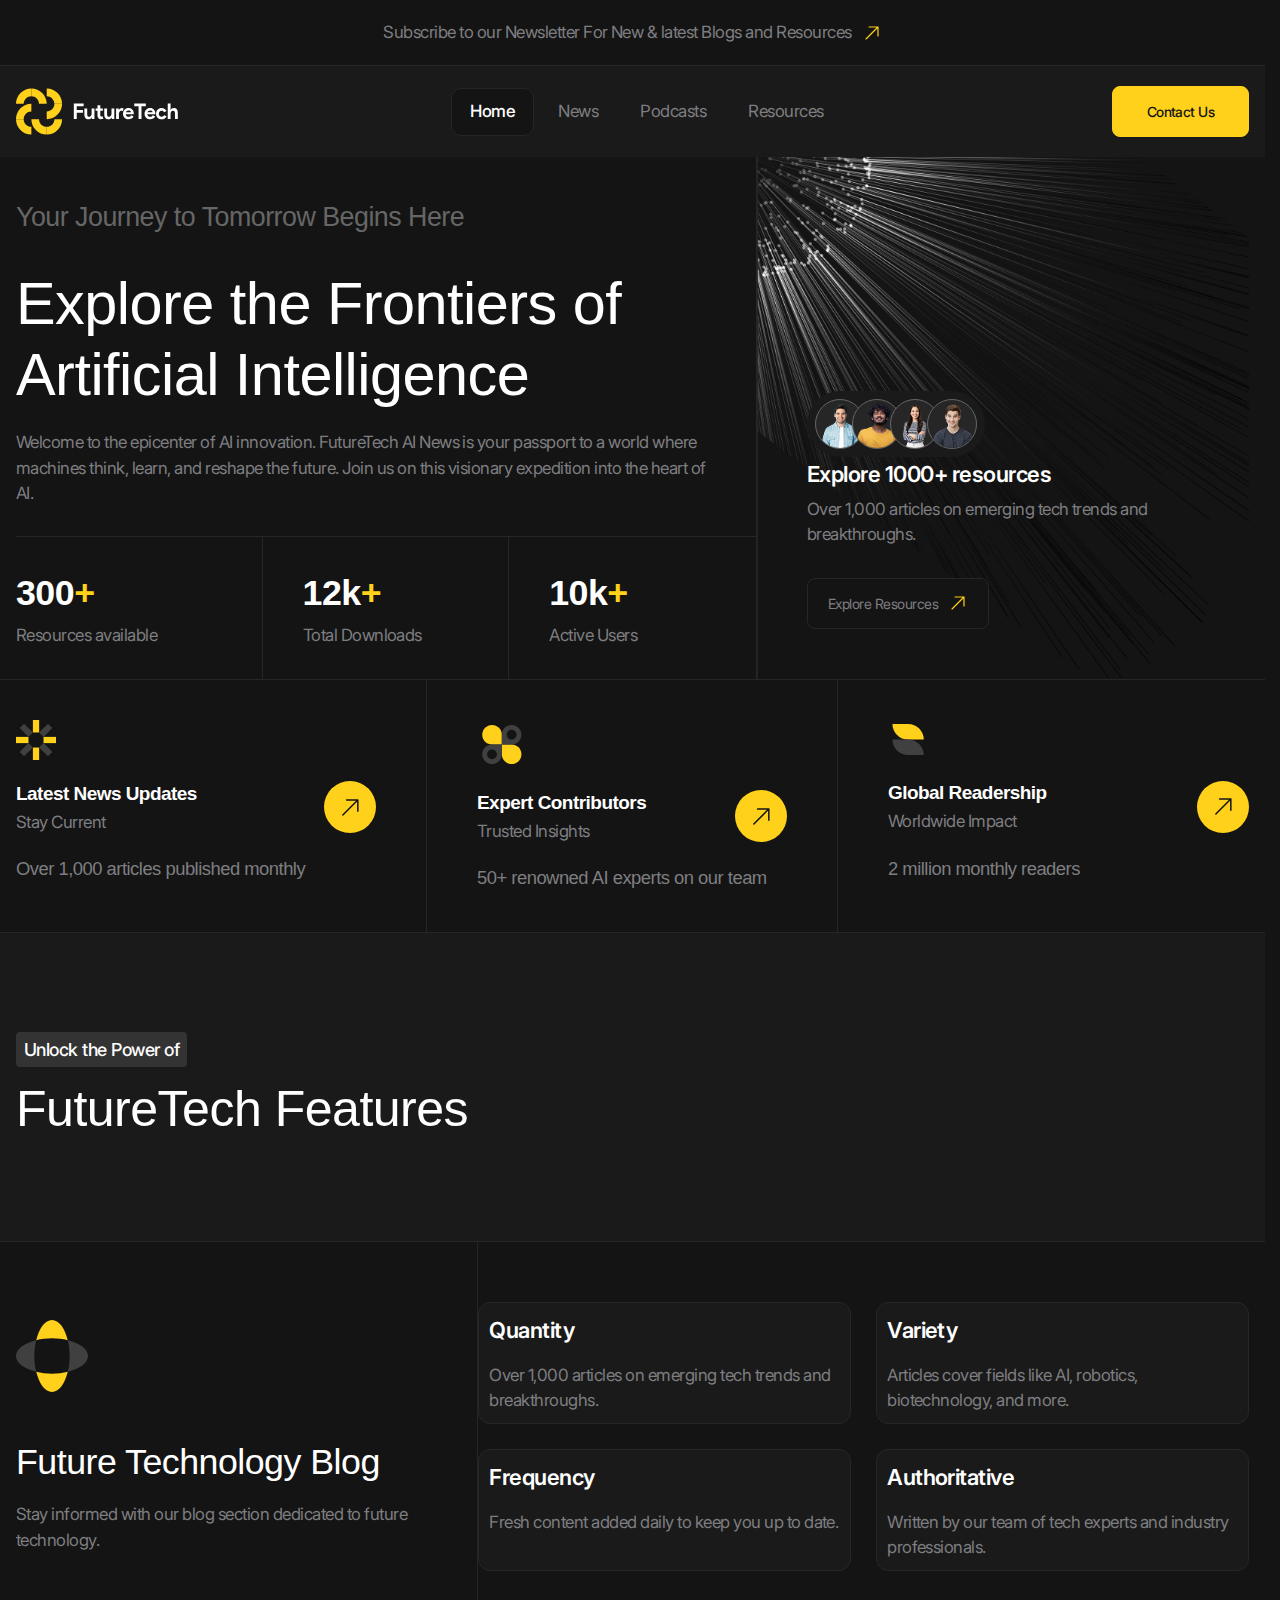
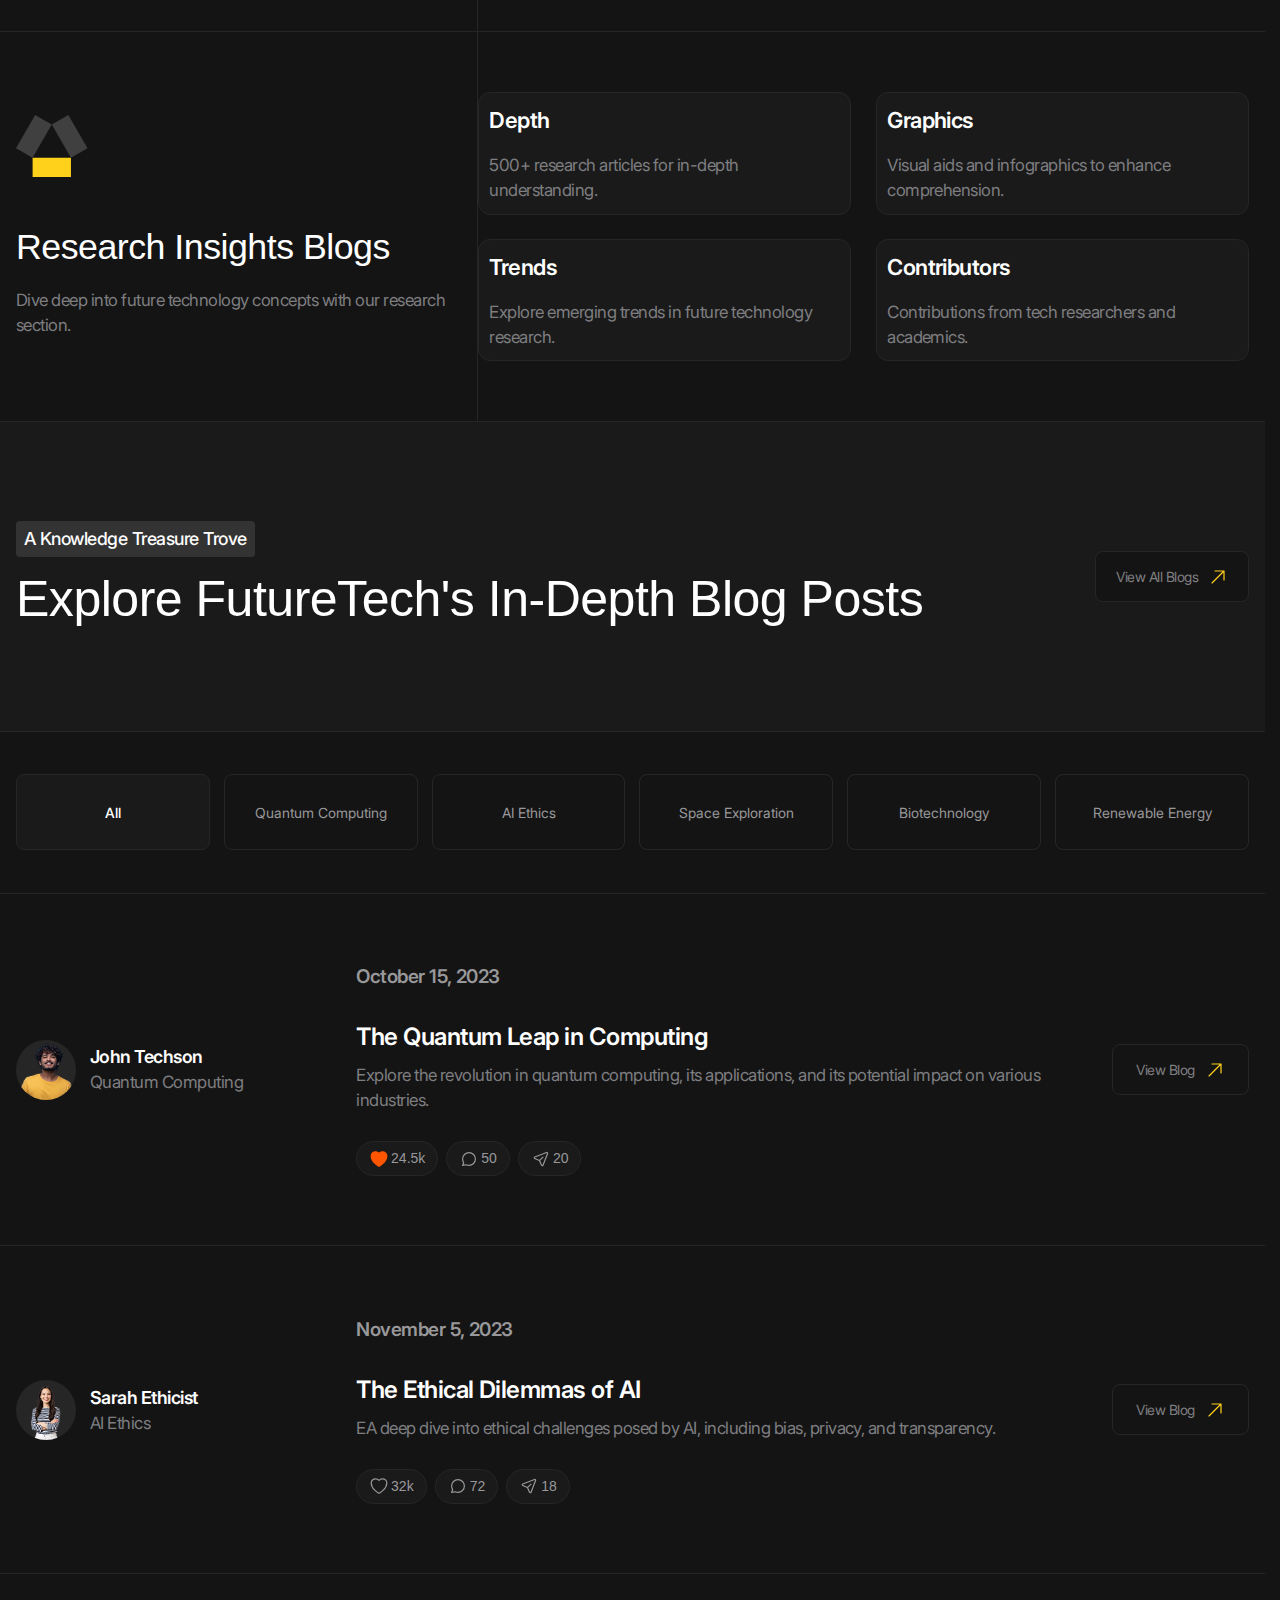
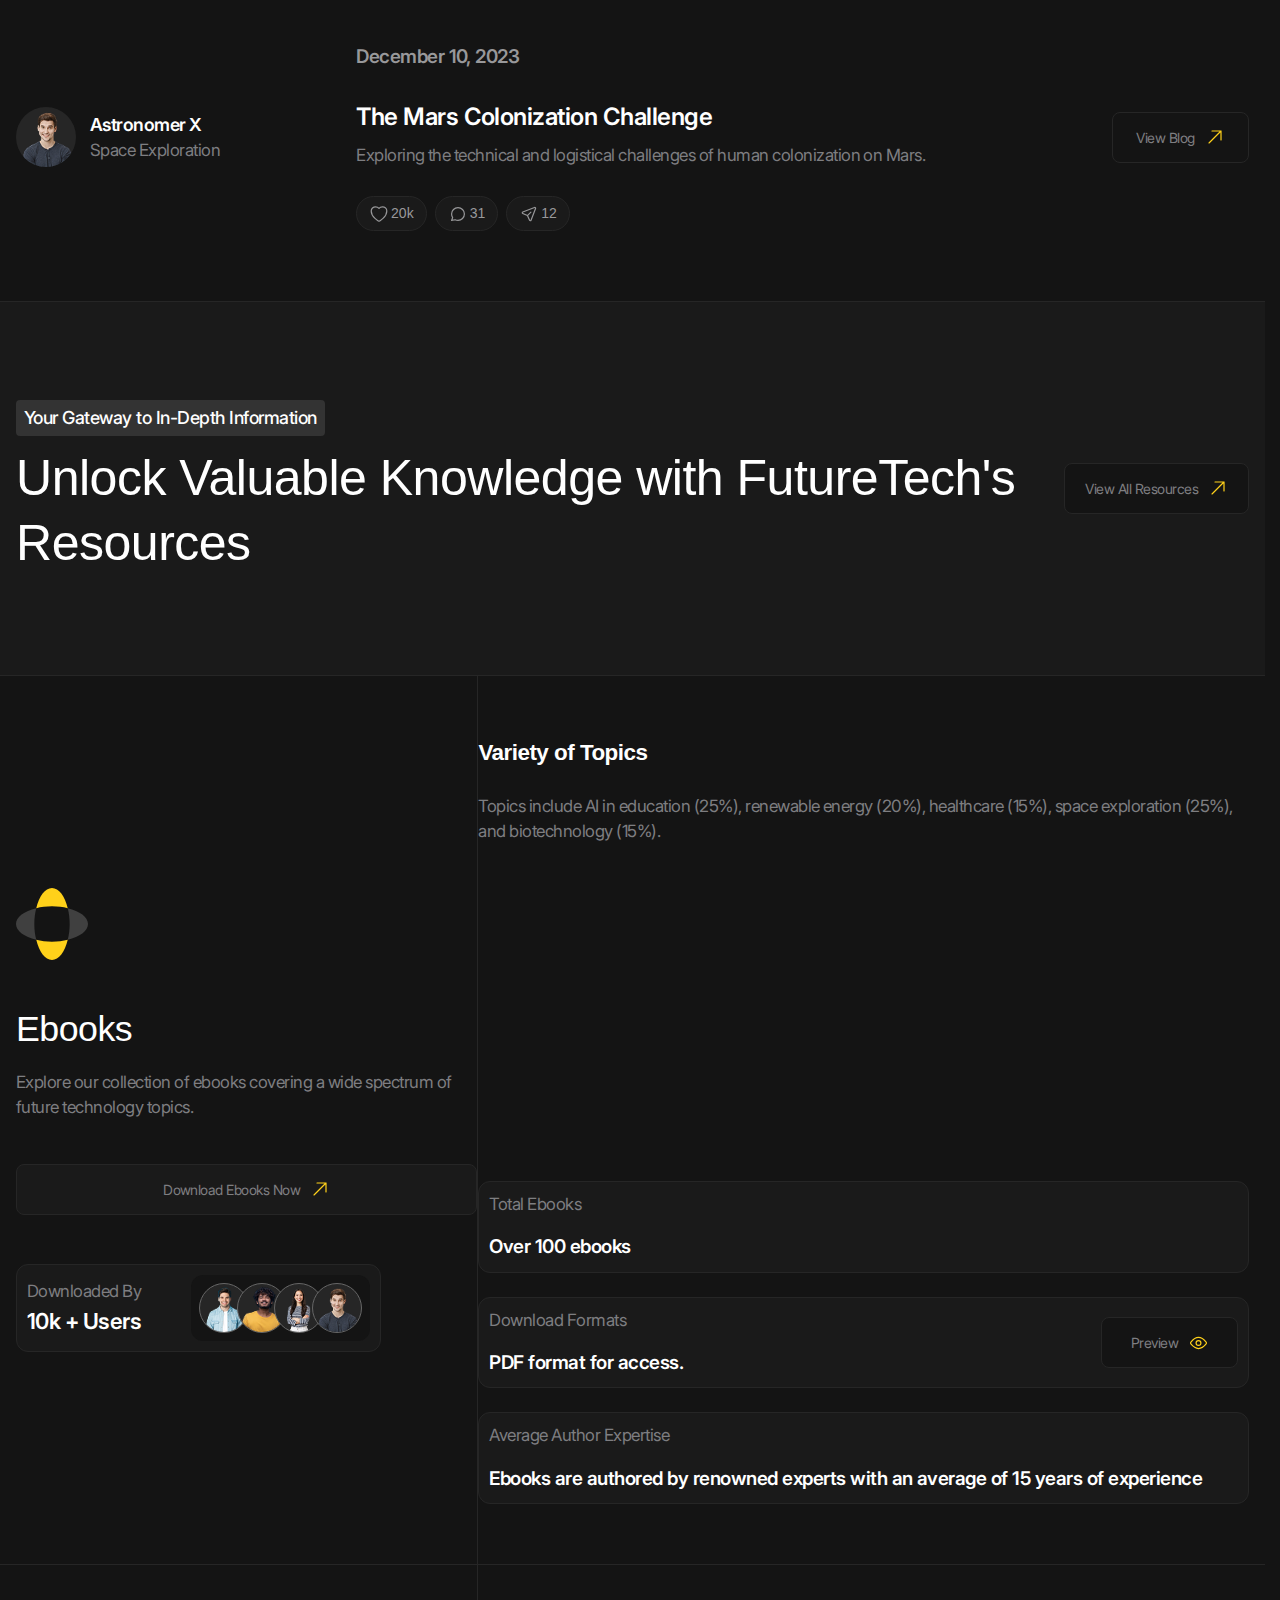
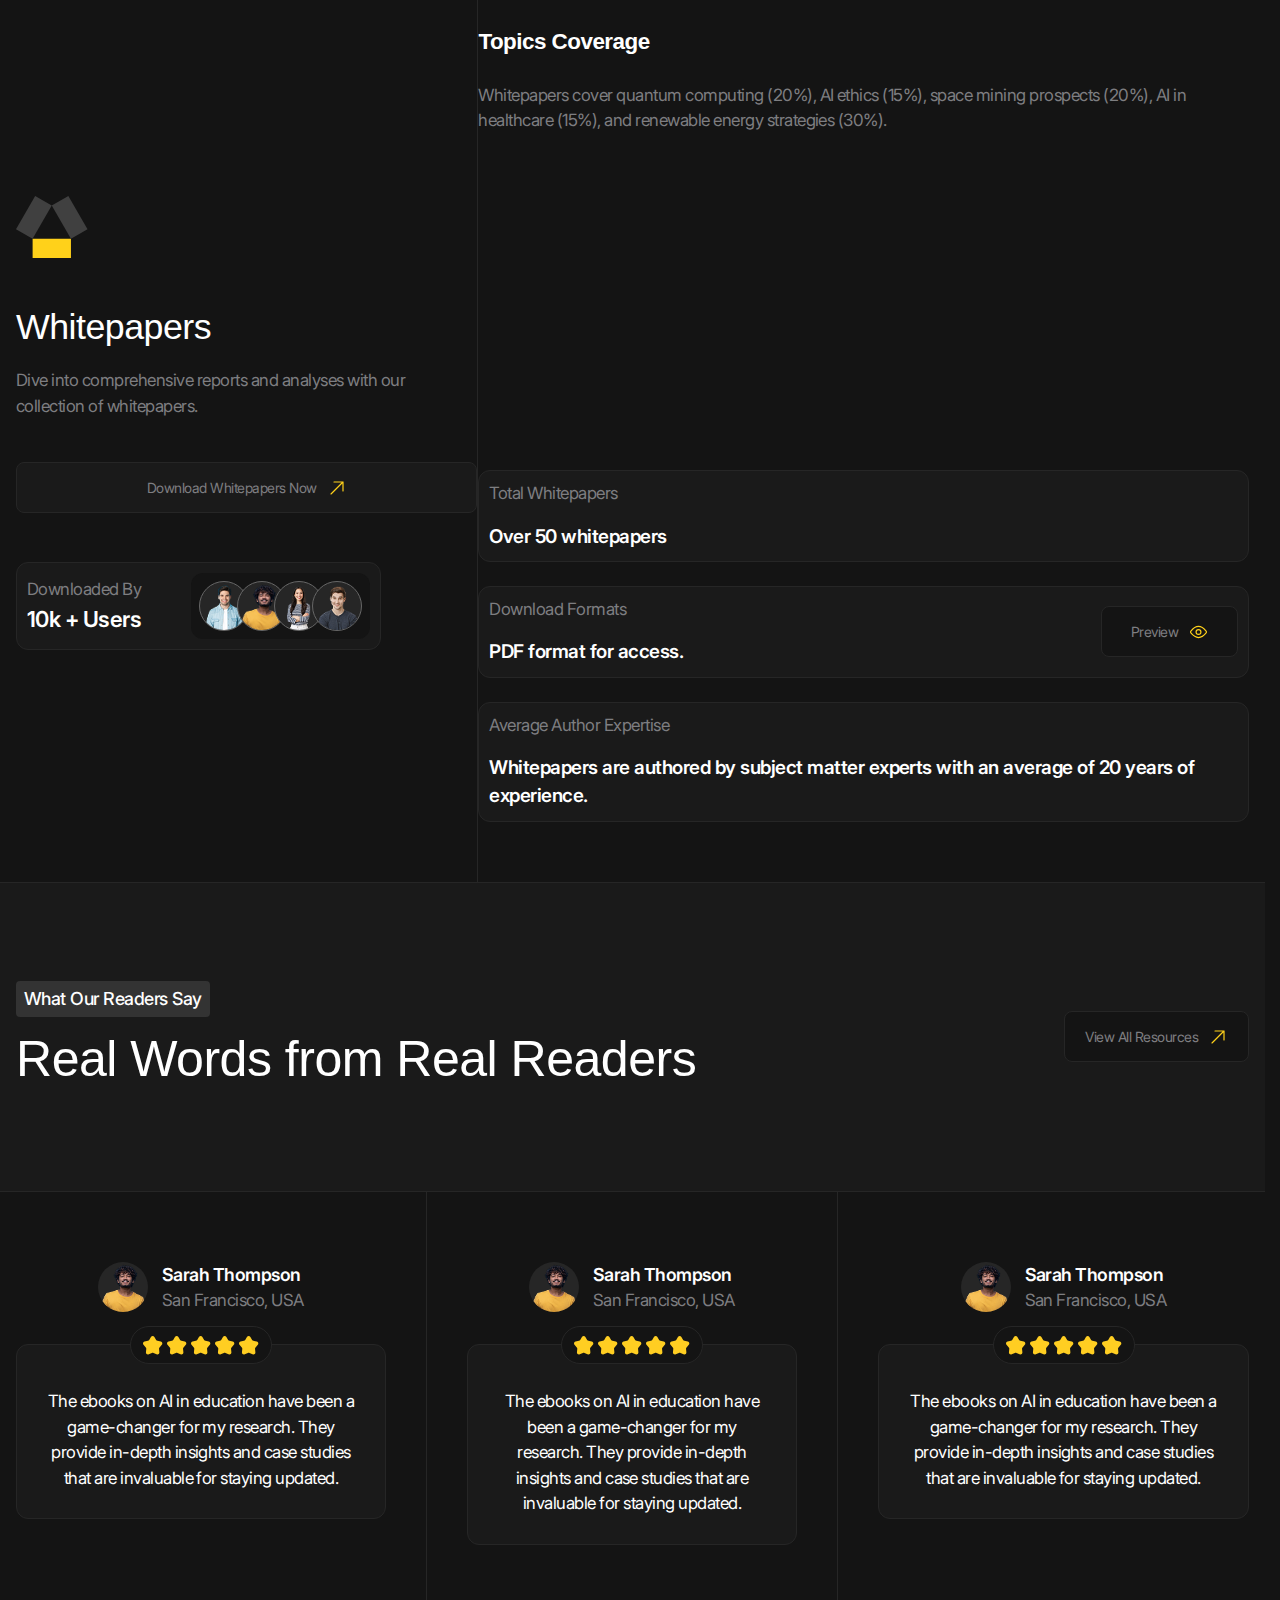
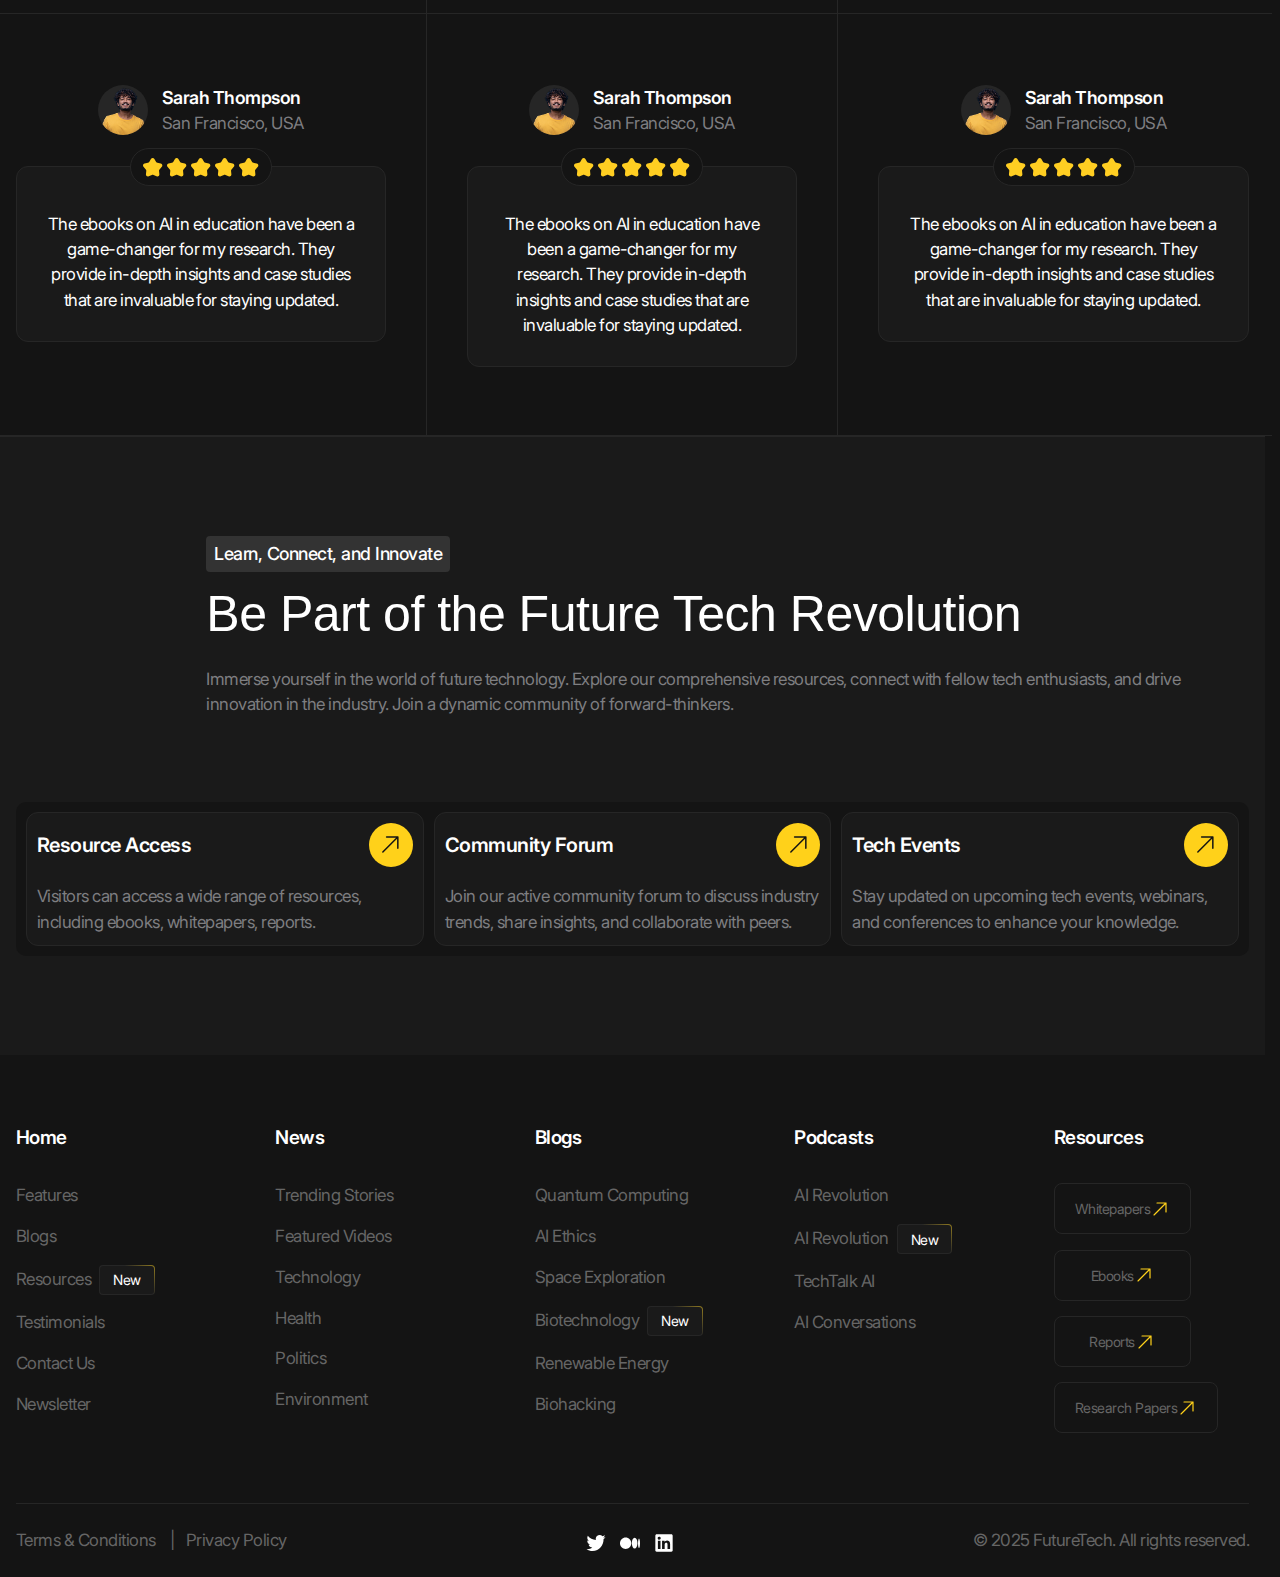
<file: index.html>
<!DOCTYPE html>
<html lang="en">
  <head>
    <meta charset="UTF-8" />
    <meta
      name="viewport"
      content="width=device-width, user-scalable=no, initial-scale=1.0, maximum-scale=1.0, minimum-scale=1.0"
    />
    <meta http-equiv="X-UA-Compatible" content="ie=edge" />
    <title>Future Tech | Home</title>
    <link rel="stylesheet" href="styles/main.css" />
    <script src="scripts/main.js" type="module"></script>
  </head>
  <body>
    <header class="header" data-js-header>
      <div class="header__promo">
        <div class="header_promo-inner container">
          <a class="header__promo-link" href="">
            <span class="icon icon--yellow-arrow">
              Subscribe to our Newsletter For New & latest Blogs and Resources
            </span>
          </a>
        </div>
      </div>
      <div class="header__body">
        <div class="header__body-inner container">
          <a class="header__logo logo" href="/" title="Home" aria-label="Home">
            <img
              class="logo__image"
              src="images/logo.svg"
              alt=""
              width="179"
              height="50"
            />
          </a>
          <div class="header__overlay" data-js-header-overlay>
            <nav class="header__menu">
              <ul class="header__menu-list">
                <li class="header__menu-item">
                  <a class="header__menu-link is-active" href="/"> Home </a>
                </li>
                <li class="header__menu-item">
                  <a class="header__menu-link" href="/"> News </a>
                </li>
                <li class="header__menu-item">
                  <a class="header__menu-link" href="/"> Podcasts </a>
                </li>
                <li class="header__menu-item">
                  <a class="header__menu-link" href="/"> Resources </a>
                </li>
              </ul>
            </nav>
            <a href="" class="header__contact-us-link button button--accent"
              >Contact Us
            </a>
          </div>
          <button
            class="header__burger-button burger-button visible-mobile"
            type="button"
            area-label="Open menu"
            title="Open menu"
            data-js-header-burger-button
          >
            <span class="burger-button__line"></span>
            <span class="burger-button__line"></span>
            <span class="burger-button__line"></span>
          </button>
        </div>
      </div>
    </header>

    <main>
      <section class="hero" aria-labelledby="hero-title">
        <div class="hero__main container">
          <div class="hero__body">
            <p class="hero__subtitle">Your Journey to Tomorrow Begins Here</p>
            <h1 class="hero__title" id="hero-title">
              Explore the Frontiers of Artificial Intelligence
            </h1>
            <div class="hero__description">
              <p>
                Welcome to the epicenter of AI innovation. FutureTech AI News is
                your passport to a world where machines think, learn, and
                reshape the future. Join us on this visionary expedition into
                the heart of AI.
              </p>
            </div>
          </div>
          <div
            class="hero__metrics metrics full-vw-line full-vw-line--top full-vw-line--left"
          >
            <dl class="metrics__list">
              <div class="metrics__item">
                <dt class="metrics__key">Resources available</dt>
                <dd class="metrics__value h3">
                  300<span class="metrics__sign">+</span>
                </dd>
              </div>
              <div class="metrics__item">
                <dt class="metrics__key">Total Downloads</dt>
                <dd class="metrics__value h3">
                  12k<span class="metrics__sign">+</span>
                </dd>
              </div>
              <div class="metrics__item">
                <dt class="metrics__key">Active Users</dt>
                <dd class="metrics__value h3">
                  10k<span class="metrics__sign">+</span>
                </dd>
              </div>
            </dl>
          </div>
          <div class="hero__resources-preview resources-preview">
            <div class="resources-preview__team team">
              <img
                src="images/team/1.png"
                alt=""
                width="60"
                height="60"
                loading="lazy"
                class="team__person"
              />
              <img
                src="images/team/2.png"
                alt=""
                width="60"
                height="60"
                loading="lazy"
                class="team__person"
              />
              <img
                src="images/team/3.png"
                alt=""
                width="60"
                height="60"
                loading="lazy"
                class="team__person"
              />
              <img
                src="images/team/4.png"
                alt=""
                width="60"
                height="60"
                loading="lazy"
                class="team__person"
              />
            </div>
            <div class="resources-preview__body">
              <p class="resources-preview__title h5">Explore 1000+ resources</p>
              <p class="resources-preview__subtitle">
                Over 1,000 articles on emerging tech trends and breakthroughs.
              </p>
            </div>
            <a class="resources-preview__button button" href="">
              <span class="icon icon--yellow-arrow">Explore Resources</span>
            </a>
          </div>
        </div>
        <div class="hero__advantage">
          <h2 class="visually-hidden">Our advantages</h2>
          <ul class="hero__advantage-list container">
            <li class="hero__advantage-item">
              <div class="advantage-card">
                <img
                  class="advantage-card__image"
                  src="images/advantage/icon-1.svg"
                  alt=""
                  width="50"
                  height="50"
                  loading="lazy"
                />
                <a href="" class="advantage-card__link circle-icon">
                  <h3 class="advantage-card__title h6">Latest News Updates</h3>
                  <p class="advantage-card__subtitle">Stay Current</p>
                </a>
                <p class="advantage-card__details">
                  Over 1,000 articles published monthly
                </p>
              </div>
            </li>
            <li class="hero__advantage-item">
              <div class="advantage-card">
                <img
                  class="advantage-card-image"
                  src="images/advantage/icon-2.svg"
                  alt=""
                  width="50"
                  height="50"
                  loading="lazy"
                />
                <a href="" class="advantage-card__link circle-icon">
                  <h3 class="advantage-card__title h6">Expert Contributors</h3>
                  <p class="advantage-card__subtitle">Trusted Insights</p>
                </a>
                <p class="advantage-card__details">
                  50+ renowned AI experts on our team
                </p>
              </div>
            </li>
            <li class="hero__advantage-item">
              <div class="advantage-card">
                <img
                  class="advantage-card__image"
                  src="images/advantage/icon-3.svg"
                  alt=""
                  width="50"
                  height="50"
                  loading="lazy"
                />
                <a href="" class="advantage-card__link circle-icon">
                  <h3 class="advantage-card__title h6">Global Readership</h3>
                  <p class="advantage-card__subtitle">Worldwide Impact</p>
                </a>
                <p class="advantage-card__details">2 million monthly readers</p>
              </div>
            </li>
          </ul>
        </div>
      </section>

      <section class="section" aria-labelledby="features-title">
        <header class="section__header">
          <div class="section__header-inner container">
            <div class="section__header-info">
              <p class="section__subtitle tag">Unlock the Power of</p>
              <h2 class="section__title" id="features-title">
                FutureTech Features
              </h2>
            </div>
          </div>
        </header>
        <div class="section__body">
          <ul class="list">
            <li class="list__item">
              <div class="card container">
                <div class="card__preview">
                  <div class="card__preview-main">
                    <img
                      src="future/1.svg"
                      alt=""
                      width="80"
                      height="80"
                      loading="lazy"
                      class="card__preview-icon"
                    />
                    <div class="card__preview-info">
                      <h3 class="card__preview-title">
                        Future Technology Blog
                      </h3>
                      <div class="card__preview-description">
                        <p>
                          Stay informed with our blog section dedicated to
                          future technology.
                        </p>
                      </div>
                    </div>
                  </div>
                </div>
                <div class="card__body">
                  <div class="card__grid card__grid--2-cols">
                    <div class="card__cell tile">
                      <h4 class="card__cell-title h5">Quantity</h4>
                      <p class="card__cell-descritpron">
                        Over 1,000 articles on emerging tech trends and
                        breakthroughs.
                      </p>
                    </div>
                    <div class="card__cell tile">
                      <h4 class="card__cell-title h5">Variety</h4>
                      <p class="card__cell-descritpron">
                        Articles cover fields like AI, robotics, biotechnology,
                        and more.
                      </p>
                    </div>
                    <div class="card__cell tile">
                      <h4 class="card__cell-title h5">Frequency</h4>
                      <p class="card__cell-descritpron">
                        Fresh content added daily to keep you up to date.
                      </p>
                    </div>
                    <div class="card__cell tile">
                      <h4 class="card__cell-title h5">Authoritative</h4>
                      <p class="card__cell-descritpron">
                        Written by our team of tech experts and industry
                        professionals.
                      </p>
                    </div>
                  </div>
                </div>
              </div>
            </li>
            <li class="list__item">
              <div class="card container">
                <div class="card__preview">
                  <div class="card__preview-main">
                    <img
                      src="future/2.svg"
                      alt=""
                      width="80"
                      height="80"
                      loading="lazy"
                      class="card__preview-icon"
                    />
                    <div class="card__preview-info">
                      <h3 class="card__preview-title">
                        Research Insights Blogs
                      </h3>
                      <div class="card__preview-description">
                        <p>
                          Dive deep into future technology concepts with our
                          research section.
                        </p>
                      </div>
                    </div>
                  </div>
                </div>
                <div class="card__body">
                  <div class="card__grid card__grid--2-cols">
                    <div class="card__cell tile">
                      <h4 class="card__cell-title h5">Depth</h4>
                      <p class="card__cell-descritpron">
                        500+ research articles for in-depth understanding.
                      </p>
                    </div>
                    <div class="card__cell tile">
                      <h4 class="card__cell-title h5">Graphics</h4>
                      <p class="card__cell-descritpron">
                        Visual aids and infographics to enhance comprehension.
                      </p>
                    </div>
                    <div class="card__cell tile">
                      <h4 class="card__cell-title h5">Trends</h4>
                      <p class="card__cell-descritpron">
                        Explore emerging trends in future technology research.
                      </p>
                    </div>
                    <div class="card__cell tile">
                      <h4 class="card__cell-title h5">Contributors</h4>
                      <p class="card__cell-descritpron">
                        Contributions from tech researchers and academics.
                      </p>
                    </div>
                  </div>
                </div>
              </div>
            </li>
          </ul>
        </div>
      </section>

      <section class="section" aria-labelledby="blog-title">
        <header class="section__header">
          <div class="section__header-inner container">
            <div class="section__header-info">
              <p class="section__subtitle tag">A Knowledge Treasure Trove</p>
              <h2 class="section__title" id="blog-title">
                Explore FutureTech's In-Depth Blog Posts
              </h2>
            </div>
            <div class="section__actions">
              <a class="section__link button" href="./blog.html">
                <span class="icon icon--yellow-arrow">View All Blogs</span>
              </a>
            </div>
          </div>
        </header>
        <div class="section__body tabs" data-js-tabs>
          <h3 class="visually-hidden" id="blog-category-title">
            Blog category
          </h3>
          <header class="tabs__header">
            <div
              class="tabs__buttons container"
              role="tablist"
              aria-labelledby="blog-category-title"
            >
              <button
                class="tabs__button is-active"
                id="tab-1"
                type="button"
                role="tab"
                aria-controls="tabpanel-1"
                data-js-tabs-button
                aria-selected="true"
              >
                All
              </button>
              <button
                class="tabs__button"
                id="tab-2"
                type="button"
                role="tab"
                aria-controls="tabpanel-2"
                data-js-tabs-button
                aria-selected="false"
                tabindex="-1"
              >
                Quantum Computing
              </button>
              <button
                class="tabs__button"
                id="tab-3"
                type="button"
                role="tab"
                aria-controls="tabpanel-3"
                data-js-tabs-button
                aria-selected="false"
                tabindex="-1"
              >
                AI Ethics
              </button>
              <button
                class="tabs__button"
                id="tab-4"
                type="button"
                role="tab"
                aria-controls="tabpanel-4"
                data-js-tabs-button
                aria-selected="false"
                tabindex="-1"
              >
                Space Exploration
              </button>
              <button
                class="tabs__button"
                id="tab-5"
                type="button"
                role="tab"
                aria-controls="tabpanel-5"
                data-js-tabs-button
                aria-selected="false"
                tabindex="-1"
              >
                Biotechnology
              </button>
              <button
                class="tabs__button"
                id="tab-6"
                type="button"
                role="tab"
                aria-controls="tabpanel-6"
                data-js-tabs-button
                aria-selected="false"
                tabindex="-1"
              >
                Renewable Energy
              </button>
            </div>
          </header>
          <div class="tabs__body">
            <div
              class="tabs__content is-active"
              id="tabpanel-1"
              aria-labelledby="tab-1"
              tabindex="0"
              data-js-tabs-content
            >
              <ul class="list">
                <li class="list__item">
                  <article class="blog-card container">
                    <div class="blog-card__author person-card">
                      <img
                        class="person-card__image"
                        src="./images/blog/1.png"
                        alt=""
                        width="80"
                        height="80"
                        loading="lazy"
                      />
                      <div class="person-card__body">
                        <p class="person-card__name">John Techson</p>
                        <p class="person-card__department">Quantum Computing</p>
                      </div>
                    </div>
                    <div class="blog-card__body">
                      <time class="blog-card__date h6" datetime="2023-10-15"
                        >October 15, 2023</time
                      >
                      <div class="blog-card__info">
                        <h4 class="blog-card__title">
                          The Quantum Leap in Computing
                        </h4>
                        <div class="blog-card__description">
                          <p>
                            Explore the revolution in quantum computing, its
                            applications, and its potential impact on various
                            industries.
                          </p>
                        </div>
                      </div>
                      <div class="blog-card__actions blog-actions">
                        <ul class="blog-actions__list">
                          <li class="blog-actions__item">
                            <button
                              class="blog-actions__button is-active"
                              type="button"
                              aria-label="Dislike"
                              title="Dislike"
                            >
                              <span class="blog-actions__icon-wrapper">
                                <svg
                                  width="24"
                                  height="25"
                                  viewBox="0 0 24 25"
                                  fill="none"
                                  xmlns="http://www.w3.org/2000/svg"
                                >
                                  <path
                                    d="M11.645 21.4107L11.6384 21.4071L11.6158 21.3949C11.5965 21.3844 11.5689 21.3693 11.5336 21.3496C11.4629 21.3101 11.3612 21.2524 11.233 21.1769C10.9765 21.0261 10.6132 20.8039 10.1785 20.515C9.31074 19.9381 8.15122 19.0901 6.9886 18.0063C4.68781 15.8615 2.25 12.6751 2.25 8.75C2.25 5.82194 4.7136 3.5 7.6875 3.5C9.43638 3.5 11.0023 4.29909 12 5.5516C12.9977 4.29909 14.5636 3.5 16.3125 3.5C19.2864 3.5 21.75 5.82194 21.75 8.75C21.75 12.6751 19.3122 15.8615 17.0114 18.0063C15.8488 19.0901 14.6893 19.9381 13.8215 20.515C13.3868 20.8039 13.0235 21.0261 12.767 21.1769C12.6388 21.2524 12.5371 21.3101 12.4664 21.3496C12.4311 21.3693 12.4035 21.3844 12.3842 21.3949L12.3616 21.4071L12.355 21.4107L12.3523 21.4121C12.1323 21.5289 11.8677 21.5289 11.6477 21.4121L11.645 21.4107Z"
                                    stroke="#666666"
                                    stroke-width="1.5"
                                    stroke-linejoin="round"
                                  />
                                </svg>
                              </span>
                              <span>24.5k</span>
                            </button>
                          </li>
                          <li class="blog-actions__item">
                            <button
                              class="blog-actions__button"
                              type="button"
                              aria-label="Discuss"
                              title="Discuss"
                            >
                              <span class="blog-actions__icon-wrapper">
                                <svg
                                  width="24"
                                  height="25"
                                  viewBox="0 0 24 25"
                                  fill="none"
                                  xmlns="http://www.w3.org/2000/svg"
                                >
                                  <path
                                    d="M8.48581 19.6888C9.54657 20.2083 10.7392 20.5 12 20.5C16.4183 20.5 20 16.9183 20 12.5C20 8.08172 16.4183 4.5 12 4.5C7.58172 4.5 4 8.08172 4 12.5C4 14.1401 4.49356 15.665 5.34026 16.9341M8.48581 19.6888L4 20.5L5.34026 16.9341M8.48581 19.6888L8.49231 19.6877M5.34026 16.9341L5.34154 16.9308"
                                    stroke="#666666"
                                    stroke-width="1.5"
                                    stroke-linecap="round"
                                    stroke-linejoin="round"
                                  />
                                </svg>
                              </span>
                              <span>50</span>
                            </button>
                          </li>
                          <li class="blog-actions__item">
                            <button
                              class="blog-actions__button"
                              type="button"
                              aria-label="Share"
                              title="Share"
                            >
                              <span class="blog-actions__icon-wrapper">
                                <svg
                                  width="24"
                                  height="25"
                                  viewBox="0 0 24 25"
                                  fill="none"
                                  xmlns="http://www.w3.org/2000/svg"
                                >
                                  <path
                                    d="M10.0384 14.4616L4.1719 11.7951C3.36454 11.4281 3.39898 10.2697 4.22673 9.95134L18.8999 4.30781C19.7087 3.99675 20.5033 4.79139 20.1922 5.60013L14.5487 20.2733C14.2303 21.1011 13.072 21.1355 12.705 20.3281L10.0384 14.4616ZM10.0384 14.4616L14.4231 10.077"
                                    stroke="#666666"
                                    stroke-width="1.5"
                                    stroke-linecap="round"
                                    stroke-linejoin="round"
                                  />
                                </svg>
                              </span>
                              <span>20</span>
                            </button>
                          </li>
                        </ul>
                      </div>
                    </div>
                    <a class="blog-card__link button" href="/">
                      <span class="icon icon--yellow-arrow">View Blog</span>
                    </a>
                  </article>
                </li>
                <li class="list__item">
                  <article class="blog-card container">
                    <div class="blog-card__author person-card">
                      <img
                        class="person-card__image"
                        src="./images/blog/2.png"
                        alt=""
                        width="80"
                        height="80"
                        loading="lazy"
                      />
                      <div class="person-card__body">
                        <p class="person-card__name">Sarah Ethicist</p>
                        <p class="person-card__department">AI Ethics</p>
                      </div>
                    </div>
                    <div class="blog-card__body">
                      <time class="blog-card__date h6" datetime="2023-11-05"
                        >November 5, 2023</time
                      >
                      <div class="blog-card__info">
                        <h4 class="blog-card__title">
                          The Ethical Dilemmas of AI
                        </h4>
                        <div class="blog-card__description">
                          <p>
                            EA deep dive into ethical challenges posed by AI,
                            including bias, privacy, and transparency.
                          </p>
                        </div>
                      </div>
                      <div class="blog-card__actions blog-actions">
                        <ul class="blog-actions__list">
                          <li class="blog-actions__item">
                            <button
                              class="blog-actions__button"
                              type="button"
                              aria-label="Like"
                              title="Like"
                            >
                              <span class="blog-actions__icon-wrapper">
                                <svg
                                  width="24"
                                  height="25"
                                  viewBox="0 0 24 25"
                                  fill="none"
                                  xmlns="http://www.w3.org/2000/svg"
                                >
                                  <path
                                    d="M11.645 21.4107L11.6384 21.4071L11.6158 21.3949C11.5965 21.3844 11.5689 21.3693 11.5336 21.3496C11.4629 21.3101 11.3612 21.2524 11.233 21.1769C10.9765 21.0261 10.6132 20.8039 10.1785 20.515C9.31074 19.9381 8.15122 19.0901 6.9886 18.0063C4.68781 15.8615 2.25 12.6751 2.25 8.75C2.25 5.82194 4.7136 3.5 7.6875 3.5C9.43638 3.5 11.0023 4.29909 12 5.5516C12.9977 4.29909 14.5636 3.5 16.3125 3.5C19.2864 3.5 21.75 5.82194 21.75 8.75C21.75 12.6751 19.3122 15.8615 17.0114 18.0063C15.8488 19.0901 14.6893 19.9381 13.8215 20.515C13.3868 20.8039 13.0235 21.0261 12.767 21.1769C12.6388 21.2524 12.5371 21.3101 12.4664 21.3496C12.4311 21.3693 12.4035 21.3844 12.3842 21.3949L12.3616 21.4071L12.355 21.4107L12.3523 21.4121C12.1323 21.5289 11.8677 21.5289 11.6477 21.4121L11.645 21.4107Z"
                                    stroke="#666666"
                                    stroke-width="1.5"
                                    stroke-linejoin="round"
                                  />
                                </svg>
                              </span>
                              <span>32k</span>
                            </button>
                          </li>
                          <li class="blog-actions__item">
                            <button
                              class="blog-actions__button"
                              type="button"
                              aria-label="Discuss"
                              title="Discuss"
                            >
                              <span class="blog-actions__icon-wrapper">
                                <svg
                                  width="24"
                                  height="25"
                                  viewBox="0 0 24 25"
                                  fill="none"
                                  xmlns="http://www.w3.org/2000/svg"
                                >
                                  <path
                                    d="M8.48581 19.6888C9.54657 20.2083 10.7392 20.5 12 20.5C16.4183 20.5 20 16.9183 20 12.5C20 8.08172 16.4183 4.5 12 4.5C7.58172 4.5 4 8.08172 4 12.5C4 14.1401 4.49356 15.665 5.34026 16.9341M8.48581 19.6888L4 20.5L5.34026 16.9341M8.48581 19.6888L8.49231 19.6877M5.34026 16.9341L5.34154 16.9308"
                                    stroke="#666666"
                                    stroke-width="1.5"
                                    stroke-linecap="round"
                                    stroke-linejoin="round"
                                  />
                                </svg>
                              </span>
                              <span>72</span>
                            </button>
                          </li>
                          <li class="blog-actions__item">
                            <button
                              class="blog-actions__button"
                              type="button"
                              aria-label="Share"
                              title="Share"
                            >
                              <span class="blog-actions__icon-wrapper">
                                <svg
                                  width="24"
                                  height="25"
                                  viewBox="0 0 24 25"
                                  fill="none"
                                  xmlns="http://www.w3.org/2000/svg"
                                >
                                  <path
                                    d="M10.0384 14.4616L4.1719 11.7951C3.36454 11.4281 3.39898 10.2697 4.22673 9.95134L18.8999 4.30781C19.7087 3.99675 20.5033 4.79139 20.1922 5.60013L14.5487 20.2733C14.2303 21.1011 13.072 21.1355 12.705 20.3281L10.0384 14.4616ZM10.0384 14.4616L14.4231 10.077"
                                    stroke="#666666"
                                    stroke-width="1.5"
                                    stroke-linecap="round"
                                    stroke-linejoin="round"
                                  />
                                </svg>
                              </span>
                              <span>18</span>
                            </button>
                          </li>
                        </ul>
                      </div>
                    </div>
                    <a class="blog-card__link button" href="/">
                      <span class="icon icon--yellow-arrow">View Blog</span>
                    </a>
                  </article>
                </li>
                <li class="list__item">
                  <article class="blog-card container">
                    <div class="blog-card__author person-card">
                      <img
                        class="person-card__image"
                        src="./images/blog/3.png"
                        alt=""
                        width="80"
                        height="80"
                        loading="lazy"
                      />
                      <div class="person-card__body">
                        <p class="person-card__name">Astronomer X</p>
                        <p class="person-card__department">Space Exploration</p>
                      </div>
                    </div>
                    <div class="blog-card__body">
                      <time class="blog-card__date h6" datetime="2023-12-10"
                        >December 10, 2023</time
                      >
                      <div class="blog-card__info">
                        <h4 class="blog-card__title">
                          The Mars Colonization Challenge
                        </h4>
                        <div class="blog-card__description">
                          <p>
                            Exploring the technical and logistical challenges of
                            human colonization on Mars.
                          </p>
                        </div>
                      </div>
                      <div class="blog-card__actions blog-actions">
                        <ul class="blog-actions__list">
                          <li class="blog-actions__item">
                            <button
                              class="blog-actions__button"
                              type="button"
                              aria-label="Like"
                              title="Like"
                            >
                              <span class="blog-actions__icon-wrapper">
                                <svg
                                  width="24"
                                  height="25"
                                  viewBox="0 0 24 25"
                                  fill="none"
                                  xmlns="http://www.w3.org/2000/svg"
                                >
                                  <path
                                    d="M11.645 21.4107L11.6384 21.4071L11.6158 21.3949C11.5965 21.3844 11.5689 21.3693 11.5336 21.3496C11.4629 21.3101 11.3612 21.2524 11.233 21.1769C10.9765 21.0261 10.6132 20.8039 10.1785 20.515C9.31074 19.9381 8.15122 19.0901 6.9886 18.0063C4.68781 15.8615 2.25 12.6751 2.25 8.75C2.25 5.82194 4.7136 3.5 7.6875 3.5C9.43638 3.5 11.0023 4.29909 12 5.5516C12.9977 4.29909 14.5636 3.5 16.3125 3.5C19.2864 3.5 21.75 5.82194 21.75 8.75C21.75 12.6751 19.3122 15.8615 17.0114 18.0063C15.8488 19.0901 14.6893 19.9381 13.8215 20.515C13.3868 20.8039 13.0235 21.0261 12.767 21.1769C12.6388 21.2524 12.5371 21.3101 12.4664 21.3496C12.4311 21.3693 12.4035 21.3844 12.3842 21.3949L12.3616 21.4071L12.355 21.4107L12.3523 21.4121C12.1323 21.5289 11.8677 21.5289 11.6477 21.4121L11.645 21.4107Z"
                                    stroke="#666666"
                                    stroke-width="1.5"
                                    stroke-linejoin="round"
                                  />
                                </svg>
                              </span>
                              <span>20k</span>
                            </button>
                          </li>
                          <li class="blog-actions__item">
                            <button
                              class="blog-actions__button"
                              type="button"
                              aria-label="Discuss"
                              title="Discuss"
                            >
                              <span class="blog-actions__icon-wrapper">
                                <svg
                                  width="24"
                                  height="25"
                                  viewBox="0 0 24 25"
                                  fill="none"
                                  xmlns="http://www.w3.org/2000/svg"
                                >
                                  <path
                                    d="M8.48581 19.6888C9.54657 20.2083 10.7392 20.5 12 20.5C16.4183 20.5 20 16.9183 20 12.5C20 8.08172 16.4183 4.5 12 4.5C7.58172 4.5 4 8.08172 4 12.5C4 14.1401 4.49356 15.665 5.34026 16.9341M8.48581 19.6888L4 20.5L5.34026 16.9341M8.48581 19.6888L8.49231 19.6877M5.34026 16.9341L5.34154 16.9308"
                                    stroke="#666666"
                                    stroke-width="1.5"
                                    stroke-linecap="round"
                                    stroke-linejoin="round"
                                  />
                                </svg>
                              </span>
                              <span>31</span>
                            </button>
                          </li>
                          <li class="blog-actions__item">
                            <button
                              class="blog-actions__button"
                              type="button"
                              aria-label="Share"
                              title="Share"
                            >
                              <span class="blog-actions__icon-wrapper">
                                <svg
                                  width="24"
                                  height="25"
                                  viewBox="0 0 24 25"
                                  fill="none"
                                  xmlns="http://www.w3.org/2000/svg"
                                >
                                  <path
                                    d="M10.0384 14.4616L4.1719 11.7951C3.36454 11.4281 3.39898 10.2697 4.22673 9.95134L18.8999 4.30781C19.7087 3.99675 20.5033 4.79139 20.1922 5.60013L14.5487 20.2733C14.2303 21.1011 13.072 21.1355 12.705 20.3281L10.0384 14.4616ZM10.0384 14.4616L14.4231 10.077"
                                    stroke="#666666"
                                    stroke-width="1.5"
                                    stroke-linecap="round"
                                    stroke-linejoin="round"
                                  />
                                </svg>
                              </span>
                              <span>12</span>
                            </button>
                          </li>
                        </ul>
                      </div>
                    </div>
                    <a class="blog-card__link button" href="/">
                      <span class="icon icon--yellow-arrow">View Blog</span>
                    </a>
                  </article>
                </li>
              </ul>
            </div>
            <div
              class="tabs__content"
              id="tabpanel-2"
              aria-labelledby="tab-2"
              tabindex="0"
              data-js-tabs-content
            >
              2
            </div>
            <div
              class="tabs__content"
              id="tabpanel-3"
              aria-labelledby="tab-3"
              tabindex="0"
              data-js-tabs-content
            >
              3
            </div>
            <div
              class="tabs__content"
              id="tabpanel-4"
              aria-labelledby="tab-4"
              tabindex="0"
              data-js-tabs-content
            >
              4
            </div>
            <div
              class="tabs__content"
              id="tabpanel-5"
              aria-labelledby="tab-5"
              tabindex="0"
              data-js-tabs-content
            >
              5
            </div>
            <div
              class="tabs__content"
              id="tabpanel-6"
              aria-labelledby="tab-6"
              tabindex="0"
              data-js-tabs-content
            >
              6
            </div>
          </div>
        </div>
      </section>

      <section class="section" aria-labelledby="resources-title">
        <header class="section__header">
          <div class="section__header-inner container">
            <div class="section__header-info">
              <p class="section__subtitle tag">
                Your Gateway to In-Depth Information
              </p>
              <h2 class="section__title" id="resources-title">
                Unlock Valuable Knowledge with FutureTech's Resources
              </h2>
            </div>
            <div class="section__actions">
              <a class="section__link button" href="/">
                <span class="icon icon--yellow-arrow">View All Resources</span>
              </a>
            </div>
          </div>
        </header>
        <div class="section__body">
          <ul class="list">
            <li class="list__item">
              <div class="card container">
                <div class="card__preview">
                  <div class="card__preview-main">
                    <img
                      src="future/1.svg"
                      alt=""
                      width="80"
                      height="80"
                      loading="lazy"
                      class="card__preview-icon"
                    />
                    <div class="card__preview-info">
                      <h3 class="card__preview-title">Ebooks</h3>
                      <div class="card__preview-description">
                        <p>
                          Explore our collection of ebooks covering a wide
                          spectrum of future technology topics.
                        </p>
                      </div>
                    </div>
                    <a
                      class="card__preview-link button button--dark-gray"
                      href="/"
                      ><span class="icon icon--yellow-arrow"
                        >Download Ebooks Now</span
                      >
                    </a>
                  </div>
                  <div class="card__preview-extra">
                    <div class="download-info tile">
                      <div class="download-info__body">
                        <p class="download-info__title">Downloaded By</p>
                        <p class="download-info__subtitle h5">10k + Users</p>
                      </div>
                      <div class="download-info__team team">
                        <img
                          src="images/team/1.png"
                          alt=""
                          width="50"
                          height="50"
                          loading="lazy"
                          class="team__person"
                        />
                        <img
                          src="images/team/2.png"
                          alt=""
                          width="50"
                          height="50"
                          loading="lazy"
                          class="team__person"
                        />
                        <img
                          src="images/team/3.png"
                          alt=""
                          width="50"
                          height="50"
                          loading="lazy"
                          class="team__person"
                        />
                        <img
                          src="images/team/4.png"
                          alt=""
                          width="50"
                          height="50"
                          loading="lazy"
                          class="team__person"
                        />
                      </div>
                    </div>
                  </div>
                </div>
                <div class="card__body">
                  <div class="card__grid card__grid--2-cols-alt">
                    <div class="card__cell">
                      <h3 class="card__cell-title h5">Variety of Topics</h3>
                    </div>
                    <div class="card__cell">
                      <p class="card__cell-description">
                        Topics include AI in education (25%), renewable energy
                        (20%), healthcare (15%), space exploration (25%), and
                        biotechnology (15%).
                      </p>
                    </div>
                    <div class="card__cell card__cell--wide">
                      <img
                        class="card__cell-image"
                        src="images/resourses/deatils-1.jpg"
                        alt=""
                        width="917"
                        height="332"
                        loading="lazy"
                      />
                    </div>
                    <div class="card__cell tile">
                      <h4 class="card__cell-subtitle">Total Ebooks</h4>
                      <p class="card__cell-description h6">Over 100 ebooks</p>
                    </div>
                    <div class="card__cell tile">
                      <h4 class="card__cell-subtitle">Download Formats</h4>
                      <p class="card__cell-description h6">
                        PDF format for access.
                      </p>
                      <a href="" class="card__cell-link button">
                        <span class="icon icon--yellow-eye"> Preview </span>
                      </a>
                    </div>
                    <div class="card__cell tile card__cell--wide">
                      <h4 class="card__cell-subtitle">
                        Average Author Expertise
                      </h4>
                      <p class="card__cell-description h6">
                        Ebooks are authored by renowned experts with an average
                        of 15 years of experience
                      </p>
                    </div>
                  </div>
                </div>
              </div>
            </li>
            <li class="list__item">
              <div class="card container">
                <div class="card__preview">
                  <div class="card__preview-main">
                    <img
                      src="future/2.svg"
                      alt=""
                      width="80"
                      height="80"
                      loading="lazy"
                      class="card__preview-icon"
                    />
                    <div class="card__preview-info">
                      <h3 class="card__preview-title">Whitepapers</h3>
                      <div class="card__preview-description">
                        <p>
                          Dive into comprehensive reports and analyses with our
                          collection of whitepapers.
                        </p>
                      </div>
                    </div>
                    <a
                      class="card__preview-link button button--dark-gray"
                      href="/"
                      ><span class="icon icon--yellow-arrow"
                        >Download Whitepapers Now</span
                      >
                    </a>
                  </div>
                  <div class="card__preview-extra">
                    <div class="download-info tile">
                      <div class="download-info__body">
                        <p class="download-info__title">Downloaded By</p>
                        <p class="download-info__subtitle h5">10k + Users</p>
                      </div>
                      <div class="download-info__team team">
                        <img
                          src="images/team/1.png"
                          alt=""
                          width="50"
                          height="50"
                          loading="lazy"
                          class="team__person"
                        />
                        <img
                          src="images/team/2.png"
                          alt=""
                          width="50"
                          height="50"
                          loading="lazy"
                          class="team__person"
                        />
                        <img
                          src="images/team/3.png"
                          alt=""
                          width="50"
                          height="50"
                          loading="lazy"
                          class="team__person"
                        />
                        <img
                          src="images/team/4.png"
                          alt=""
                          width="50"
                          height="50"
                          loading="lazy"
                          class="team__person"
                        />
                      </div>
                    </div>
                  </div>
                </div>
                <div class="card__body">
                  <div class="card__grid card__grid--2-cols-alt">
                    <div class="card__cell">
                      <h3 class="card__cell-title h5">Topics Coverage</h3>
                    </div>
                    <div class="card__cell">
                      <p class="card__cell-description">
                        Whitepapers cover quantum computing (20%), AI ethics
                        (15%), space mining prospects (20%), AI in healthcare
                        (15%), and renewable energy strategies (30%).
                      </p>
                    </div>
                    <div class="card__cell card__cell--wide">
                      <img
                        class="card__cell-image"
                        src="images/resourses/deatils-2.jpg"
                        alt=""
                        width="917"
                        height="332"
                        loading="lazy"
                      />
                    </div>
                    <div class="card__cell tile">
                      <h4 class="card__cell-subtitle">Total Whitepapers</h4>
                      <p class="card__cell-description h6">
                        Over 50 whitepapers
                      </p>
                    </div>
                    <div class="card__cell tile">
                      <h4 class="card__cell-subtitle">Download Formats</h4>
                      <p class="card__cell-description h6">
                        PDF format for access.
                      </p>
                      <a href="" class="card__cell-link button">
                        <span class="icon icon--yellow-eye"> Preview </span>
                      </a>
                    </div>
                    <div class="card__cell tile card__cell--wide">
                      <h4 class="card__cell-subtitle">
                        Average Author Expertise
                      </h4>
                      <p class="card__cell-description h6">
                        Whitepapers are authored by subject matter experts with
                        an average of 20 years of experience.
                      </p>
                    </div>
                  </div>
                </div>
              </div>
            </li>
          </ul>
        </div>
      </section>

      <section class="section" aria-labelledby="reviews-title">
        <header class="section__header">
          <div class="section__header-inner container">
            <div class="section__header-info">
              <p class="section__subtitle tag">What Our Readers Say</p>
              <h2 class="section__title" id="reviews-title">
                Real Words from Real Readers
              </h2>
            </div>
            <div class="section__actions">
              <a class="section__link button" href="/">
                <span class="icon icon--yellow-arrow">View All Resources</span>
              </a>
            </div>
          </div>
        </header>
        <div class="section__body">
          <ul class="bordered-grid bordered-grid--3-cols container">
            <li class="bordered-grid__item">
              <div class="review-card">
                <div class="review-card__author person-card">
                  <img
                    class="person-card__image"
                    src="./images/blog/1.png"
                    alt=""
                    width="60"
                    height="60"
                    loading="lazy"
                  />
                  <div class="person-card__body">
                    <p class="person-card__name">Sarah Thompson</p>
                    <p class="person-card__department">San Francisco, USA</p>
                  </div>
                </div>
                <div class="review-card__body tile">
                  <div
                    class="review-card__rating-view rating-view"
                    aria-label="Rating 5 star"
                    title="Rating 5 star"
                  >
                    <div class="rating-view__star is-active"></div>
                    <div class="rating-view__star is-active"></div>
                    <div class="rating-view__star is-active"></div>
                    <div class="rating-view__star is-active"></div>
                    <div class="rating-view__star is-active"></div>
                  </div>
                  <blockquote class="review-card__description">
                    <p>
                      The ebooks on AI in education have been a game-changer for
                      my research. They provide in-depth insights and case
                      studies that are invaluable for staying updated.
                    </p>
                  </blockquote>
                </div>
              </div>
            </li>
            <li class="bordered-grid__item">
              <div class="review-card">
                <div class="review-card__author person-card">
                  <img
                    class="person-card__image"
                    src="./images/blog/1.png"
                    alt=""
                    width="60"
                    height="60"
                    loading="lazy"
                  />
                  <div class="person-card__body">
                    <p class="person-card__name">Sarah Thompson</p>
                    <p class="person-card__department">San Francisco, USA</p>
                  </div>
                </div>
                <div class="review-card__body tile">
                  <div
                    class="review-card__rating-view rating-view"
                    aria-label="Rating 5 star"
                    title="Rating 5 star"
                  >
                    <div class="rating-view__star is-active"></div>
                    <div class="rating-view__star is-active"></div>
                    <div class="rating-view__star is-active"></div>
                    <div class="rating-view__star is-active"></div>
                    <div class="rating-view__star is-active"></div>
                  </div>
                  <blockquote class="review-card__description">
                    <p>
                      The ebooks on AI in education have been a game-changer for
                      my research. They provide in-depth insights and case
                      studies that are invaluable for staying updated.
                    </p>
                  </blockquote>
                </div>
              </div>
            </li>
            <li class="bordered-grid__item">
              <div class="review-card">
                <div class="review-card__author person-card">
                  <img
                    class="person-card__image"
                    src="./images/blog/1.png"
                    alt=""
                    width="60"
                    height="60"
                    loading="lazy"
                  />
                  <div class="person-card__body">
                    <p class="person-card__name">Sarah Thompson</p>
                    <p class="person-card__department">San Francisco, USA</p>
                  </div>
                </div>
                <div class="review-card__body tile">
                  <div
                    class="review-card__rating-view rating-view"
                    aria-label="Rating 5 star"
                    title="Rating 5 star"
                  >
                    <div class="rating-view__star is-active"></div>
                    <div class="rating-view__star is-active"></div>
                    <div class="rating-view__star is-active"></div>
                    <div class="rating-view__star is-active"></div>
                    <div class="rating-view__star is-active"></div>
                  </div>
                  <blockquote class="review-card__description">
                    <p>
                      The ebooks on AI in education have been a game-changer for
                      my research. They provide in-depth insights and case
                      studies that are invaluable for staying updated.
                    </p>
                  </blockquote>
                </div>
              </div>
            </li>
            <li class="bordered-grid__item">
              <div class="review-card">
                <div class="review-card__author person-card">
                  <img
                    class="person-card__image"
                    src="./images/blog/1.png"
                    alt=""
                    width="60"
                    height="60"
                    loading="lazy"
                  />
                  <div class="person-card__body">
                    <p class="person-card__name">Sarah Thompson</p>
                    <p class="person-card__department">San Francisco, USA</p>
                  </div>
                </div>
                <div class="review-card__body tile">
                  <div
                    class="review-card__rating-view rating-view"
                    aria-label="Rating 5 star"
                    title="Rating 5 star"
                  >
                    <div class="rating-view__star is-active"></div>
                    <div class="rating-view__star is-active"></div>
                    <div class="rating-view__star is-active"></div>
                    <div class="rating-view__star is-active"></div>
                    <div class="rating-view__star is-active"></div>
                  </div>
                  <blockquote class="review-card__description">
                    <p>
                      The ebooks on AI in education have been a game-changer for
                      my research. They provide in-depth insights and case
                      studies that are invaluable for staying updated.
                    </p>
                  </blockquote>
                </div>
              </div>
            </li>
            <li class="bordered-grid__item">
              <div class="review-card">
                <div class="review-card__author person-card">
                  <img
                    class="person-card__image"
                    src="./images/blog/1.png"
                    alt=""
                    width="60"
                    height="60"
                    loading="lazy"
                  />
                  <div class="person-card__body">
                    <p class="person-card__name">Sarah Thompson</p>
                    <p class="person-card__department">San Francisco, USA</p>
                  </div>
                </div>
                <div class="review-card__body tile">
                  <div
                    class="review-card__rating-view rating-view"
                    aria-label="Rating 5 star"
                    title="Rating 5 star"
                  >
                    <div class="rating-view__star is-active"></div>
                    <div class="rating-view__star is-active"></div>
                    <div class="rating-view__star is-active"></div>
                    <div class="rating-view__star is-active"></div>
                    <div class="rating-view__star is-active"></div>
                  </div>
                  <blockquote class="review-card__description">
                    <p>
                      The ebooks on AI in education have been a game-changer for
                      my research. They provide in-depth insights and case
                      studies that are invaluable for staying updated.
                    </p>
                  </blockquote>
                </div>
              </div>
            </li>
            <li class="bordered-grid__item">
              <div class="review-card">
                <div class="review-card__author person-card">
                  <img
                    class="person-card__image"
                    src="./images/blog/1.png"
                    alt=""
                    width="60"
                    height="60"
                    loading="lazy"
                  />
                  <div class="person-card__body">
                    <p class="person-card__name">Sarah Thompson</p>
                    <p class="person-card__department">San Francisco, USA</p>
                  </div>
                </div>
                <div class="review-card__body tile">
                  <div
                    class="review-card__rating-view rating-view"
                    aria-label="Rating 5 star"
                    title="Rating 5 star"
                  >
                    <div class="rating-view__star is-active"></div>
                    <div class="rating-view__star is-active"></div>
                    <div class="rating-view__star is-active"></div>
                    <div class="rating-view__star is-active"></div>
                    <div class="rating-view__star is-active"></div>
                  </div>
                  <blockquote class="review-card__description">
                    <p>
                      The ebooks on AI in education have been a game-changer for
                      my research. They provide in-depth insights and case
                      studies that are invaluable for staying updated.
                    </p>
                  </blockquote>
                </div>
              </div>
            </li>
          </ul>
        </div>
      </section>

      <section class="about" aria-label="About--title">
        <div class="about__inner container">
          <header class="about__header">
            <img
              src="images/about/icon.svg"
              alt=""
              width="150"
              height="150"
              loading="lazy"
              class="about__icon"
            />
            <div class="about__info">
              <p class="about__subtitle tag">Learn, Connect, and Innovate</p>
              <h2 class="about__title" id="About-title">
                Be Part of the Future Tech Revolution
              </h2>
            </div>
            <div class="about__description">
              <p>
                Immerse yourself in the world of future technology. Explore our
                comprehensive resources, connect with fellow tech enthusiasts,
                and drive innovation in the industry. Join a dynamic community
                of forward-thinkers.
              </p>
            </div>
          </header>
          <ul class="about__list">
            <li class="about__item">
              <a href="/" class="about-card tile">
                <h3 class="about-card__title circle-icon">Resource Access</h3>
                <div class="about-card__description">
                  <p>
                    Visitors can access a wide range of resources, including
                    ebooks, whitepapers, reports.
                  </p>
                </div>
              </a>
            </li>
            <li class="about__item">
              <a href="/" class="about-card tile">
                <h3 class="about-card__title circle-icon">Community Forum</h3>
                <div class="about-card__description">
                  <p>
                    Join our active community forum to discuss industry trends,
                    share insights, and collaborate with peers.
                  </p>
                </div>
              </a>
            </li>
            <li class="about__item">
              <a href="/" class="about-card tile">
                <h3 class="about-card__title circle-icon">Tech Events</h3>
                <div class="about-card__description">
                  <p>
                    Stay updated on upcoming tech events, webinars, and
                    conferences to enhance your knowledge.
                  </p>
                </div>
              </a>
            </li>
          </ul>
        </div>
      </section>
    </main>

    <footer class="footer">
      <div class="footer__inner container">
        <div class="footer__body">
          <nav class="footer__menu">
            <div class="footer__menu-column">
              <a class="footer__menu-main-link h6" href="/">Home</a>
              <ul class="footer__menu-list">
                <li class="footer__menu-item">
                  <a class="footer__menu-link" href="/">Features</a>
                </li>
                <li class="footer__menu-item">
                  <a class="footer__menu-link" href="/">Blogs</a>
                </li>
                <li class="footer__menu-item">
                  <a class="footer__menu-link" href="/">Resources</a>
                  <span class="badge">New</span>
                </li>
                <li class="footer__menu-item">
                  <a class="footer__menu-link" href="/">Testimonials</a>
                </li>
                <li class="footer__menu-item">
                  <a class="footer__menu-link" href="/">Contact Us</a>
                </li>
                <li class="footer__menu-item">
                  <a class="footer__menu-link" href="/">Newsletter</a>
                </li>
              </ul>
            </div>
            <div class="footer__menu-column">
              <a class="footer__menu-main-link h6" href="/">News</a>
              <ul class="footer__menu-list">
                <li class="footer__menu-item">
                  <a class="footer__menu-link" href="/">Trending Stories</a>
                </li>
                <li class="footer__menu-item">
                  <a class="footer__menu-link" href="/">Featured Videos</a>
                </li>
                <li class="footer__menu-item">
                  <a class="footer__menu-link" href="/">Technology</a>
                </li>
                <li class="footer__menu-item">
                  <a class="footer__menu-link" href="/">Health</a>
                </li>
                <li class="footer__menu-item">
                  <a class="footer__menu-link" href="/">Politics</a>
                </li>
                <li class="footer__menu-item">
                  <a class="footer__menu-link" href="/">Environment</a>
                </li>
              </ul>
            </div>
            <div class="footer__menu-column">
              <a class="footer__menu-main-link h6" href="/">Blogs</a>
              <ul class="footer__menu-list">
                <li class="footer__menu-item">
                  <a class="footer__menu-link" href="/">Quantum Computing</a>
                </li>
                <li class="footer__menu-item">
                  <a class="footer__menu-link" href="/">AI Ethics</a>
                </li>
                <li class="footer__menu-item">
                  <a class="footer__menu-link" href="/">Space Exploration</a>
                </li>
                <li class="footer__menu-item">
                  <a class="footer__menu-link" href="/">Biotechnology</a>
                  <span class="badge">New</span>
                </li>
                <li class="footer__menu-item">
                  <a class="footer__menu-link" href="/">Renewable Energy</a>
                </li>
                <li class="footer__menu-item">
                  <a class="footer__menu-link" href="/">Biohacking</a>
                </li>
              </ul>
            </div>
            <div class="footer__menu-column">
              <a class="footer__menu-main-link h6" href="/">Podcasts</a>
              <ul class="footer__menu-list">
                <li class="footer__menu-item">
                  <a class="footer__menu-link" href="/">AI Revolution</a>
                </li>
                <li class="footer__menu-item">
                  <a class="footer__menu-link" href="/">AI Revolution</a>
                  <span class="badge">New</span>
                </li>
                <li class="footer__menu-item">
                  <a class="footer__menu-link" href="/">TechTalk AI</a>
                </li>
                <li class="footer__menu-item">
                  <a class="footer__menu-link" href="/">AI Conversations</a>
                </li>
              </ul>
            </div>
            <div class="footer__menu-column">
              <a class="footer__menu-main-link h6" href="/">Resources</a>
              <ul class="footer__menu-list">
                <li class="footer__menu-item">
                  <a class="footer__menu-link button" href="/"
                    >Whitepapers
                    <span class="icon icon--yellow-arrow"></span>
                  </a>
                </li>
                <li class="footer__menu-item">
                  <a class="footer__menu-link button" href="/"
                    >Ebooks
                    <span class="icon icon--yellow-arrow"></span>
                  </a>
                </li>
                <li class="footer__menu-item">
                  <a class="footer__menu-link button" href="/"
                    >Reports
                    <span class="icon icon--yellow-arrow"></span>
                  </a>
                </li>
                <li class="footer__menu-item">
                  <a class="footer__menu-link button" href="/"
                    >Research Papers
                    <span class="icon icon--yellow-arrow"></span
                  ></a>
                </li>
              </ul>
            </div>
          </nav>
        </div>
        <div class="footer__extra">
          <div class="footer__extra-menu">
            <ul class="footer__extra-menu-list">
              <li class="footer__extra-menu-item">
                <a href="/" class="footer__extra-menu-link"
                  >Terms & Conditions</a
                >
              </li>
              <li class="footer__extra-menu-item">
                <a href="/" class="footer__extra-menu-link">Privacy Policy</a>
              </li>
            </ul>
          </div>
          <div class="footer__soc1als soc1als">
            <ul class="soc1als__list">
              <li class="soc1als__item">
                <a
                  class="soc1als__link"
                  href="/"
                  target="_blank"
                  aria-label="X"
                  title="X"
                >
                  <svg
                    width="24"
                    height="24"
                    viewBox="0 0 24 24"
                    fill="none"
                    xmlns="http://www.w3.org/2000/svg"
                  >
                    <path
                      d="M21.0571 7.18114C21.0664 7.39235 21.0664 7.59395 21.0664 7.80515C21.0756 14.2084 16.3712 21.6004 7.76793 21.6004C5.23048 21.6004 2.73933 20.842 0.600098 19.4212C0.970528 19.4692 1.34096 19.4884 1.71139 19.4884C3.81358 19.4884 5.86021 18.7588 7.51789 17.4052C5.51756 17.3668 3.75802 16.0132 3.14681 14.0356C3.85063 14.1796 4.57296 14.1508 5.25826 13.9492C3.08198 13.5076 1.51691 11.5204 1.50765 9.20675C1.50765 9.18755 1.50765 9.16835 1.50765 9.14915C2.15591 9.52355 2.88751 9.73475 3.62837 9.75395C1.58174 8.33315 0.942746 5.50114 2.18369 3.28353C4.5637 6.31714 8.06427 8.15075 11.8241 8.35235C11.4445 6.67234 11.9631 4.90594 13.1762 3.71553C15.0561 1.88193 18.0196 1.97793 19.7977 3.92673C20.8441 3.71553 21.8535 3.31233 22.7704 2.74593C22.4185 3.86913 21.6869 4.81954 20.7145 5.42434C21.6406 5.30914 22.5481 5.04994 23.4001 4.66594C22.7704 5.64514 21.9739 6.48994 21.0571 7.18114Z"
                      fill="white"
                    />
                  </svg>
                </a>
              </li>
              <li class="soc1als__item">
                <a
                  class="soc1als__link"
                  href="/"
                  target="_blank"
                  aria-label="Medium"
                  title="Medium"
                >
                  <svg
                    width="24"
                    height="24"
                    viewBox="0 0 24 24"
                    fill="none"
                    xmlns="http://www.w3.org/2000/svg"
                  >
                    <path
                      d="M13.5374 12.2281C13.5374 15.9988 10.5069 19.0556 6.76883 19.0556C3.03073 19.0556 0 15.9981 0 12.2281C0 8.45806 3.0305 5.40039 6.76883 5.40039C10.5072 5.40039 13.5374 8.45737 13.5374 12.2281Z"
                      fill="white"
                    />
                    <path
                      d="M20.9627 12.2285C20.9627 15.7778 19.4474 18.6563 17.5783 18.6563C15.7091 18.6563 14.1938 15.7778 14.1938 12.2285C14.1938 8.67922 15.7089 5.80078 17.578 5.80078C19.4472 5.80078 20.9625 8.67829 20.9625 12.2285"
                      fill="white"
                    />
                    <path
                      d="M24 12.228C24 15.4073 23.4672 17.9862 22.8097 17.9862C22.1522 17.9862 21.6196 15.408 21.6196 12.228C21.6196 9.04797 22.1525 6.46973 22.8097 6.46973C23.467 6.46973 24 9.04774 24 12.228Z"
                      fill="white"
                    />
                  </svg>
                </a>
              </li>
              <li class="soc1als__item">
                <a
                  class="soc1als__link"
                  href="/"
                  target="_blank"
                  aria-label="LinkeIn"
                  title="LinkeIn"
                >
                  <svg
                    width="24"
                    height="24"
                    viewBox="0 0 24 24"
                    fill="none"
                    xmlns="http://www.w3.org/2000/svg"
                  >
                    <path
                      d="M20.8647 1.59961H3.13554C2.72832 1.59961 2.33777 1.76138 2.04982 2.04933C1.76187 2.33728 1.6001 2.72783 1.6001 3.13505V20.8642C1.6001 21.2714 1.76187 21.6619 2.04982 21.9499C2.33777 22.2378 2.72832 22.3996 3.13554 22.3996H20.8647C21.2719 22.3996 21.6624 22.2378 21.9504 21.9499C22.2383 21.6619 22.4001 21.2714 22.4001 20.8642V3.13505C22.4001 2.72783 22.2383 2.33728 21.9504 2.04933C21.6624 1.76138 21.2719 1.59961 20.8647 1.59961ZM7.79965 19.3186H4.67243V9.38516H7.79965V19.3186ZM6.23388 8.00861C5.87915 8.00661 5.53296 7.89958 5.239 7.70102C4.94504 7.50246 4.71649 7.22127 4.58219 6.89294C4.44789 6.56461 4.41386 6.20386 4.48439 5.8562C4.55492 5.50855 4.72686 5.18958 4.9785 4.93955C5.23014 4.68952 5.5502 4.51964 5.8983 4.45134C6.2464 4.38304 6.60693 4.41939 6.93439 4.5558C7.26185 4.6922 7.54156 4.92255 7.73823 5.21778C7.9349 5.51301 8.03971 5.85988 8.03943 6.21461C8.04278 6.45211 7.99827 6.68784 7.90857 6.90777C7.81887 7.1277 7.68582 7.32732 7.51733 7.49473C7.34884 7.66215 7.14837 7.79392 6.92787 7.88221C6.70736 7.97049 6.47134 8.01348 6.23388 8.00861ZM19.3263 19.3273H16.2005V13.9005C16.2005 12.3001 15.5202 11.8061 14.642 11.8061C13.7147 11.8061 12.8047 12.5052 12.8047 13.9409V19.3273H9.67743V9.39239H12.6848V10.7689H12.7252C13.0271 10.1579 14.0844 9.11361 15.6979 9.11361C17.4428 9.11361 19.3278 10.1493 19.3278 13.1826L19.3263 19.3273Z"
                      fill="white"
                    />
                  </svg>
                </a>
              </li>
            </ul>
          </div>
          <p class="footer__copyring">
            © <time datetime="2025">2025</time> FutureTech. All rights reserved.
          </p>
        </div>
      </div>
    </footer>
  </body>
</html>
</file>
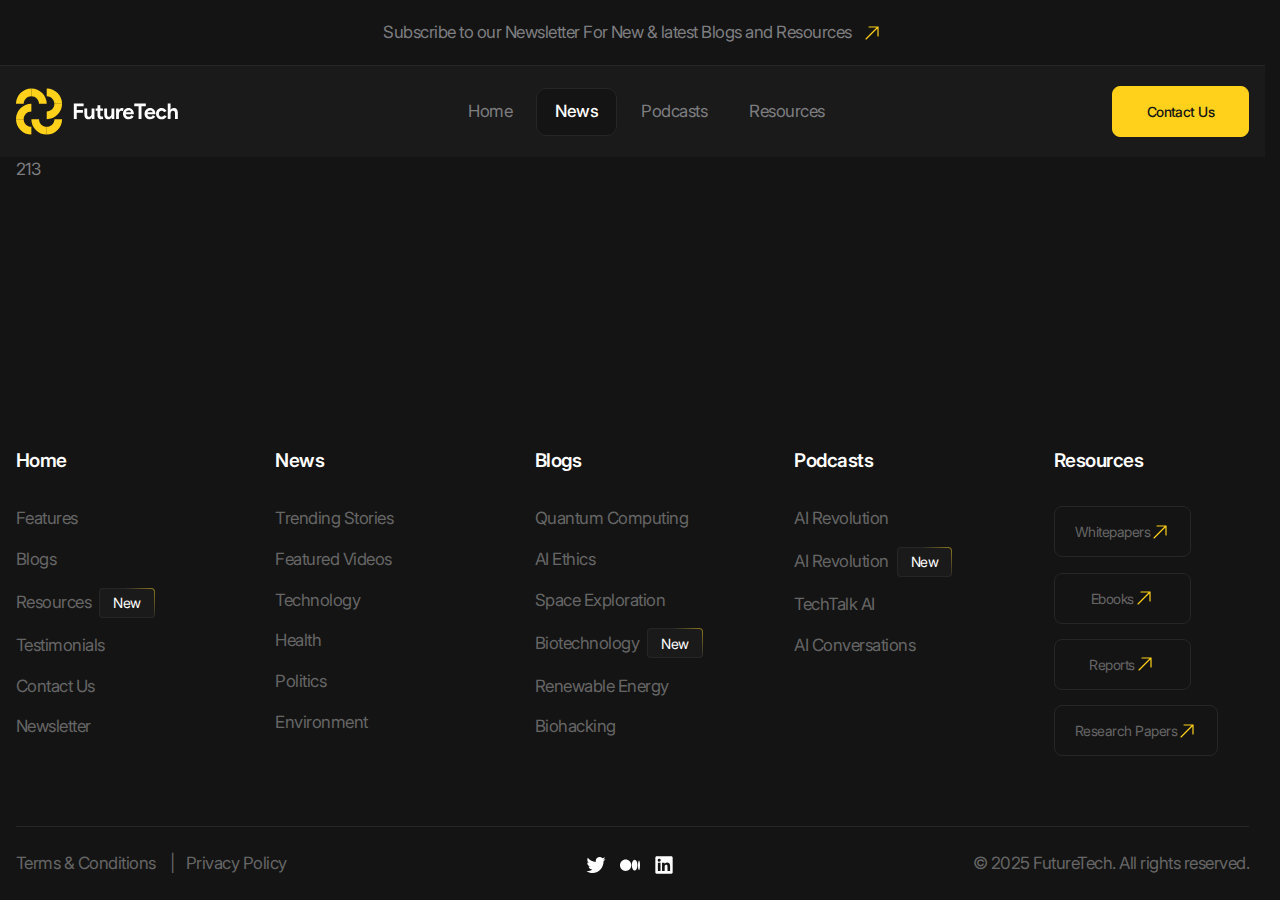
<file: news.html>
<!DOCTYPE html>
<html lang="en">
  <head>
    <meta charset="UTF-8" />
    <meta
      name="viewport"
      content="width=device-width, user-scalable=no, initial-scale=1.0, maximum-scale=1.0, minimum-scale=1.0"
    />
    <meta http-equiv="X-UA-Compatible" content="ie=edge" />
    <title>Future Tech | News</title>
    <link rel="stylesheet" href="styles/main.css" />
    <script src="scripts/main.js" type="module"></script>
  </head>

  <body>
    <header class="header" data-js-header>
      <div class="header__promo">
        <div class="header_promo-inner container">
          <a class="header__promo-link" href="">
            <span class="icon icon--yellow-arrow">
              Subscribe to our Newsletter For New & latest Blogs and Resources
            </span>
          </a>
        </div>
      </div>
      <div class="header__body">
        <div class="header__body-inner container">
          <a class="header__logo logo" href="/" title="Home" aria-label="Home">
            <img
              class="logo__image"
              src="images/logo.svg"
              alt=""
              width="179"
              height="50"
            />
          </a>
          <div class="header__overlay" data-js-header-overlay>
            <nav class="header__menu">
              <ul class="header__menu-list">
                <li class="header__menu-item">
                  <a class="header__menu-link" href="./index.html"> Home </a>
                </li>
                <li class="header__menu-item">
                  <a class="header__menu-link is-active" href="./news.html">
                    News
                  </a>
                </li>
                <li class="header__menu-item">
                  <a class="header__menu-link" href="./podcasts.html">
                    Podcasts
                  </a>
                </li>
                <li class="header__menu-item">
                  <a class="header__menu-link" href="./resources.html">
                    Resources
                  </a>
                </li>
              </ul>
            </nav>
            <a
              href="./contact.html"
              class="header__contact-us-link button button--accent"
              >Contact Us
            </a>
          </div>
          <button
            class="header__burger-button burger-button visible-mobile"
            type="button"
            area-label="Open menu"
            title="Open menu"
            data-js-header-burger-button
          >
            <span class="burger-button__line"></span>
            <span class="burger-button__line"></span>
            <span class="burger-button__line"></span>
          </button>
        </div>
      </div>
    </header>

    <main>
      <section class="hero-alt" aria-labelledby="news-title">
        <div class="hero-alt__inner container">213</div>
      </section>
    </main>

    <footer class="footer">
      <div class="footer__inner container">
        <div class="footer__body">
          <nav class="footer__menu">
            <div class="footer__menu-column">
              <a class="footer__menu-main-link h6" href="/">Home</a>
              <ul class="footer__menu-list">
                <li class="footer__menu-item">
                  <a class="footer__menu-link" href="/">Features</a>
                </li>
                <li class="footer__menu-item">
                  <a class="footer__menu-link" href="/">Blogs</a>
                </li>
                <li class="footer__menu-item">
                  <a class="footer__menu-link" href="/">Resources</a>
                  <span class="badge">New</span>
                </li>
                <li class="footer__menu-item">
                  <a class="footer__menu-link" href="/">Testimonials</a>
                </li>
                <li class="footer__menu-item">
                  <a class="footer__menu-link" href="/">Contact Us</a>
                </li>
                <li class="footer__menu-item">
                  <a class="footer__menu-link" href="/">Newsletter</a>
                </li>
              </ul>
            </div>
            <div class="footer__menu-column">
              <a class="footer__menu-main-link h6" href="/">News</a>
              <ul class="footer__menu-list">
                <li class="footer__menu-item">
                  <a class="footer__menu-link" href="/">Trending Stories</a>
                </li>
                <li class="footer__menu-item">
                  <a class="footer__menu-link" href="/">Featured Videos</a>
                </li>
                <li class="footer__menu-item">
                  <a class="footer__menu-link" href="/">Technology</a>
                </li>
                <li class="footer__menu-item">
                  <a class="footer__menu-link" href="/">Health</a>
                </li>
                <li class="footer__menu-item">
                  <a class="footer__menu-link" href="/">Politics</a>
                </li>
                <li class="footer__menu-item">
                  <a class="footer__menu-link" href="/">Environment</a>
                </li>
              </ul>
            </div>
            <div class="footer__menu-column">
              <a class="footer__menu-main-link h6" href="/">Blogs</a>
              <ul class="footer__menu-list">
                <li class="footer__menu-item">
                  <a class="footer__menu-link" href="/">Quantum Computing</a>
                </li>
                <li class="footer__menu-item">
                  <a class="footer__menu-link" href="/">AI Ethics</a>
                </li>
                <li class="footer__menu-item">
                  <a class="footer__menu-link" href="/">Space Exploration</a>
                </li>
                <li class="footer__menu-item">
                  <a class="footer__menu-link" href="/">Biotechnology</a>
                  <span class="badge">New</span>
                </li>
                <li class="footer__menu-item">
                  <a class="footer__menu-link" href="/">Renewable Energy</a>
                </li>
                <li class="footer__menu-item">
                  <a class="footer__menu-link" href="/">Biohacking</a>
                </li>
              </ul>
            </div>
            <div class="footer__menu-column">
              <a class="footer__menu-main-link h6" href="/">Podcasts</a>
              <ul class="footer__menu-list">
                <li class="footer__menu-item">
                  <a class="footer__menu-link" href="/">AI Revolution</a>
                </li>
                <li class="footer__menu-item">
                  <a class="footer__menu-link" href="/">AI Revolution</a>
                  <span class="badge">New</span>
                </li>
                <li class="footer__menu-item">
                  <a class="footer__menu-link" href="/">TechTalk AI</a>
                </li>
                <li class="footer__menu-item">
                  <a class="footer__menu-link" href="/">AI Conversations</a>
                </li>
              </ul>
            </div>
            <div class="footer__menu-column">
              <a class="footer__menu-main-link h6" href="/">Resources</a>
              <ul class="footer__menu-list">
                <li class="footer__menu-item">
                  <a class="footer__menu-link button" href="/"
                    >Whitepapers
                    <span class="icon icon--yellow-arrow"></span>
                  </a>
                </li>
                <li class="footer__menu-item">
                  <a class="footer__menu-link button" href="/"
                    >Ebooks
                    <span class="icon icon--yellow-arrow"></span>
                  </a>
                </li>
                <li class="footer__menu-item">
                  <a class="footer__menu-link button" href="/"
                    >Reports
                    <span class="icon icon--yellow-arrow"></span>
                  </a>
                </li>
                <li class="footer__menu-item">
                  <a class="footer__menu-link button" href="/"
                    >Research Papers
                    <span class="icon icon--yellow-arrow"></span
                  ></a>
                </li>
              </ul>
            </div>
          </nav>
        </div>
        <div class="footer__extra">
          <div class="footer__extra-menu">
            <ul class="footer__extra-menu-list">
              <li class="footer__extra-menu-item">
                <a href="/" class="footer__extra-menu-link"
                  >Terms & Conditions</a
                >
              </li>
              <li class="footer__extra-menu-item">
                <a href="/" class="footer__extra-menu-link">Privacy Policy</a>
              </li>
            </ul>
          </div>
          <div class="footer__soc1als soc1als">
            <ul class="soc1als__list">
              <li class="soc1als__item">
                <a
                  class="soc1als__link"
                  href="/"
                  target="_blank"
                  aria-label="X"
                  title="X"
                >
                  <svg
                    width="24"
                    height="24"
                    viewBox="0 0 24 24"
                    fill="none"
                    xmlns="http://www.w3.org/2000/svg"
                  >
                    <path
                      d="M21.0571 7.18114C21.0664 7.39235 21.0664 7.59395 21.0664 7.80515C21.0756 14.2084 16.3712 21.6004 7.76793 21.6004C5.23048 21.6004 2.73933 20.842 0.600098 19.4212C0.970528 19.4692 1.34096 19.4884 1.71139 19.4884C3.81358 19.4884 5.86021 18.7588 7.51789 17.4052C5.51756 17.3668 3.75802 16.0132 3.14681 14.0356C3.85063 14.1796 4.57296 14.1508 5.25826 13.9492C3.08198 13.5076 1.51691 11.5204 1.50765 9.20675C1.50765 9.18755 1.50765 9.16835 1.50765 9.14915C2.15591 9.52355 2.88751 9.73475 3.62837 9.75395C1.58174 8.33315 0.942746 5.50114 2.18369 3.28353C4.5637 6.31714 8.06427 8.15075 11.8241 8.35235C11.4445 6.67234 11.9631 4.90594 13.1762 3.71553C15.0561 1.88193 18.0196 1.97793 19.7977 3.92673C20.8441 3.71553 21.8535 3.31233 22.7704 2.74593C22.4185 3.86913 21.6869 4.81954 20.7145 5.42434C21.6406 5.30914 22.5481 5.04994 23.4001 4.66594C22.7704 5.64514 21.9739 6.48994 21.0571 7.18114Z"
                      fill="white"
                    />
                  </svg>
                </a>
              </li>
              <li class="soc1als__item">
                <a
                  class="soc1als__link"
                  href="/"
                  target="_blank"
                  aria-label="Medium"
                  title="Medium"
                >
                  <svg
                    width="24"
                    height="24"
                    viewBox="0 0 24 24"
                    fill="none"
                    xmlns="http://www.w3.org/2000/svg"
                  >
                    <path
                      d="M13.5374 12.2281C13.5374 15.9988 10.5069 19.0556 6.76883 19.0556C3.03073 19.0556 0 15.9981 0 12.2281C0 8.45806 3.0305 5.40039 6.76883 5.40039C10.5072 5.40039 13.5374 8.45737 13.5374 12.2281Z"
                      fill="white"
                    />
                    <path
                      d="M20.9627 12.2285C20.9627 15.7778 19.4474 18.6563 17.5783 18.6563C15.7091 18.6563 14.1938 15.7778 14.1938 12.2285C14.1938 8.67922 15.7089 5.80078 17.578 5.80078C19.4472 5.80078 20.9625 8.67829 20.9625 12.2285"
                      fill="white"
                    />
                    <path
                      d="M24 12.228C24 15.4073 23.4672 17.9862 22.8097 17.9862C22.1522 17.9862 21.6196 15.408 21.6196 12.228C21.6196 9.04797 22.1525 6.46973 22.8097 6.46973C23.467 6.46973 24 9.04774 24 12.228Z"
                      fill="white"
                    />
                  </svg>
                </a>
              </li>
              <li class="soc1als__item">
                <a
                  class="soc1als__link"
                  href="/"
                  target="_blank"
                  aria-label="LinkeIn"
                  title="LinkeIn"
                >
                  <svg
                    width="24"
                    height="24"
                    viewBox="0 0 24 24"
                    fill="none"
                    xmlns="http://www.w3.org/2000/svg"
                  >
                    <path
                      d="M20.8647 1.59961H3.13554C2.72832 1.59961 2.33777 1.76138 2.04982 2.04933C1.76187 2.33728 1.6001 2.72783 1.6001 3.13505V20.8642C1.6001 21.2714 1.76187 21.6619 2.04982 21.9499C2.33777 22.2378 2.72832 22.3996 3.13554 22.3996H20.8647C21.2719 22.3996 21.6624 22.2378 21.9504 21.9499C22.2383 21.6619 22.4001 21.2714 22.4001 20.8642V3.13505C22.4001 2.72783 22.2383 2.33728 21.9504 2.04933C21.6624 1.76138 21.2719 1.59961 20.8647 1.59961ZM7.79965 19.3186H4.67243V9.38516H7.79965V19.3186ZM6.23388 8.00861C5.87915 8.00661 5.53296 7.89958 5.239 7.70102C4.94504 7.50246 4.71649 7.22127 4.58219 6.89294C4.44789 6.56461 4.41386 6.20386 4.48439 5.8562C4.55492 5.50855 4.72686 5.18958 4.9785 4.93955C5.23014 4.68952 5.5502 4.51964 5.8983 4.45134C6.2464 4.38304 6.60693 4.41939 6.93439 4.5558C7.26185 4.6922 7.54156 4.92255 7.73823 5.21778C7.9349 5.51301 8.03971 5.85988 8.03943 6.21461C8.04278 6.45211 7.99827 6.68784 7.90857 6.90777C7.81887 7.1277 7.68582 7.32732 7.51733 7.49473C7.34884 7.66215 7.14837 7.79392 6.92787 7.88221C6.70736 7.97049 6.47134 8.01348 6.23388 8.00861ZM19.3263 19.3273H16.2005V13.9005C16.2005 12.3001 15.5202 11.8061 14.642 11.8061C13.7147 11.8061 12.8047 12.5052 12.8047 13.9409V19.3273H9.67743V9.39239H12.6848V10.7689H12.7252C13.0271 10.1579 14.0844 9.11361 15.6979 9.11361C17.4428 9.11361 19.3278 10.1493 19.3278 13.1826L19.3263 19.3273Z"
                      fill="white"
                    />
                  </svg>
                </a>
              </li>
            </ul>
          </div>
          <p class="footer__copyring">
            © <time datetime="2025">2025</time> FutureTech. All rights reserved.
          </p>
        </div>
      </div>
    </footer>
  </body>
</html>
</file>
<file: styles/main.css>
@charset "UTF-8";
/**
  Нормализация блочной модели
 */
*,
::before,
::after {
  box-sizing: border-box;
}

/**
   Убираем внутренние отступы слева тегам списков,
   у которых есть атрибут class
  */
:where(ul, ol):where([class]) {
  padding-left: 0;
}

/**
   Убираем внешние отступы body и двум другим тегам,
   у которых есть атрибут class
  */
body,
:where(blockquote, figure):where([class]) {
  margin: 0;
}

/**
   Убираем внешние отступы вертикали нужным тегам,
   у которых есть атрибут class
  */
:where(h1, h2, h3, h4, h5, h6, p, ul, ol, dl):where([class]) {
  margin-block: 0;
}

:where(dd[class]) {
  margin-left: 0;
}

:where(fieldset[class]) {
  margin-left: 0;
  padding: 0;
  border: none;
}

/**
   Убираем стандартный маркер маркированному списку,
   у которого есть атрибут class
  */
:where(ul[class]) {
  list-style: none;
}

:where(address[class]) {
  font-style: normal;
}

/**
   Обнуляем вертикальные внешние отступы параграфа,
   объявляем локальную переменную для внешнего отступа вниз,
   чтобы избежать взаимодействие с более сложным селектором
  */
p {
  --paragraphMarginBottom: 24px;
  margin-block: 0;
}

/**
   Внешний отступ вниз для параграфа без атрибута class,
   который расположен не последним среди своих соседних элементов
  */
p:where(:not([class]):not(:last-child)) {
  margin-bottom: var(--paragraphMarginBottom);
}

/**
   Упрощаем работу с изображениями и видео
  */
img,
video {
  display: block;
  max-width: 100%;
  height: auto;
}

/**
   Наследуем свойства шрифт для полей ввода
  */
input,
textarea,
select,
button {
  font: inherit;
}

html {
  /**
     Пригодится в большинстве ситуаций
     (когда, например, нужно будет "прижать" футер к низу сайта)
    */
  height: 100%;
  /**
     Убираем скачок интерфейса по горизонтали
     при появлении / исчезновении скроллбара
    */
  scrollbar-gutter: stable;
}

/**
   Плавный скролл
  */
html,
:has(:target) {
  scroll-behavior: smooth;
}

body {
  /**
     Пригодится в большинстве ситуаций
     (когда, например, нужно будет "прижать" футер к низу сайта)
    */
  min-height: 100%;
  /**
     Унифицированный интерлиньяж
    */
  line-height: 1.5;
}

/**
   Нормализация высоты элемента ссылки при его инспектировании в DevTools
  */
a:where([class]) {
  display: inline-flex;
}

/**
   Курсор-рука при наведении на элемент
  */
button,
label {
  cursor: pointer;
}

/**
   Приводим к единому цвету svg-элементы
   (за исключением тех, у которых уже указан
   атрибут fill со значением 'none' или начинается с 'url')
  */
:where([fill]:not([fill=none], [fill^=url])) {
  fill: currentColor;
}

/**
   Приводим к единому цвету svg-элементы
   (за исключением тех, у которых уже указан
   атрибут stroke со значением 'none')
  */
:where([stroke]:not([stroke=none], [stroke^=url])) {
  stroke: currentColor;
}

/**
   Чиним баг задержки смены цвета при взаимодействии с svg-элементами
  */
svg * {
  transition-property: fill, stroke;
}

/**
   Приведение рамок таблиц в классический 'collapse' вид
  */
:where(table) {
  border-collapse: collapse;
  border-color: currentColor;
}

/**
   Удаляем все анимации и переходы для людей,
   которые предпочитают их не использовать
  */
@media (prefers-reduced-motion: reduce) {
  *,
  ::before,
  ::after {
    animation-duration: 0.01ms !important;
    animation-iteration-count: 1 !important;
    transition-duration: 0.01ms !important;
    scroll-behavior: auto !important;
  }
}
@font-face {
  font-family: "Kumbh Sans";
  src: url("../fonts/KumbhSans-Regular.woff2") format("woff2");
  font-weight: 400;
  font-style: normal;
  font-display: swap;
}
@font-face {
  font-family: "Kumbh Sans";
  src: url("../fonts/KumbhSans-Medium.woff2") format("woff2");
  font-weight: 500;
  font-style: normal;
  font-display: swap;
}
@font-face {
  font-family: "Inter";
  src: url("../fonts/Inter-Regular.woff2") format("woff2");
  font-weight: 400;
  font-style: normal;
  font-display: swap;
}
@font-face {
  font-family: "Inter";
  src: url("../fonts/Inter-Medium.woff2") format("woff2");
  font-weight: 500;
  font-style: normal;
  font-display: swap;
}
@font-face {
  font-family: "Inter";
  src: url("../fonts/Inter-SemiBold.woff2") format("woff2");
  font-weight: 600;
  font-style: normal;
  font-display: swap;
}
@font-face {
  font-family: "Inter";
  src: url("../fonts/Inter-Bold.woff2") format("woff2");
  font-weight: 700;
  font-style: normal;
  font-display: swap;
}
:root {
  --color-light: #ffffff;
  --color-dark: #141414;
  --color-dark-10: #1a1a1a;
  --color-dark-15: #262626;
  --color-dark-20: #333;
  --color-dark-40: #666;
  --color-grey-50: #7e7e81;
  --color-grey-60: #98989a;
  --color-accent: #ffd11a;
  --color-red: #ff5500;
  --gradient: linear-gradient(
    45deg,
    var(--color-dark-15) 64%,
    var(--color-accent) 136%
  );
  --border: 0.0625rem solid var(--color-dark-15);
  --font-family-base: "Inter", sans-serif;
  --font-family-accent: "Kambh sans", sans-serif;
  --container-width: 100rem;
  --container-padding-x: 1rem;
  --transition-duration: 0.2s;
}
@media (width <= 90.06125rem) {
  :root {
    --container-width: 80rem;
  }
}

.container {
  max-width: calc(var(--container-width) + var(--container-padding-x) * 2);
  margin-inline: auto;
  padding-inline: var(--container-padding-x);
}

.visually-hidden {
  position: absolute !important;
  width: 1px !important;
  height: 1px !important;
  margin: -1px !important;
  border: 0 !important;
  padding: 0 !important;
  white-space: nowrap !important;
  clip-path: inset(100%) !important;
  clip: rect(0 0 0 0) !important;
  overflow: hidden !important;
}

@media (width <= 47.99875rem) {
  .hidden-mobile {
    display: none !important;
  }
}

@media (width > 47.99875rem) {
  .visible-mobile {
    display: none !important;
  }
}

.full-vw-line {
  position: relative;
}
.full-vw-line:before, .full-vw-line:after {
  position: absolute;
  width: calc((100vw - var(--container-width)) / 2);
  height: 0.0625rem;
  background-color: var(--color-dark-15);
}
.full-vw-line--top::before {
  content: "";
  bottom: 100%;
}
.full-vw-line--bottom::after {
  content: "";
  top: 100%;
}
.full-vw-line--left::before, .full-vw-line--left::after {
  right: 100%;
}
.full-vw-line--right::before, .full-vw-line--right::after {
  left: 100%;
}

.circle-icon {
  position: relative;
  min-height: var(--circleSize);
  --circleSize: 3.25rem;
  --circlemarginleft: 1.25rem;
  padding-right: calc(var(--circleSize) + var(--circlemarginleft));
}
@media (width <= 90.06125rem) {
  .circle-icon {
    --circleSize: 2.75rem;
    --circlemarginleft: 0.875rem;
  }
}
@media (width <= 47.99875rem) {
  .circle-icon {
    --circleSize: 2.5rem;
  }
}
.circle-icon:after {
  width: var(--circleSize);
  height: var(--circleSize);
  position: absolute;
  top: 50%;
  translate: 0 -50%;
  content: "";
  right: 0;
  background: url("../../icons/arrow-top-right-black.svg") center no-repeat var(--color-accent);
  border-radius: 50%;
}

html.is-lock {
  overflow: hidden;
}

body {
  font-size: clamp(0.875rem, 0.7944214876rem + 0.3305785124vw, 1.125rem);
  display: flex;
  flex-direction: column;
  font-family: var(--font-family-base);
  letter-spacing: -0.03em;
  color: var(--color-grey-50);
  background-color: var(--color-dark);
}

main {
  flex-grow: 1;
}

h1,
.h1,
h2,
.h2,
h3,
.h3,
h4,
.h4,
h5,
.h5,
h6,
.h6 {
  color: var(--color-light);
}

h1,
.h1,
h2,
.h2,
h3,
.h3 {
  font-family: var(--font-family-accent);
  font-weight: 500;
}

h4,
.h4,
h5,
.h5,
h6,
.h6 {
  font-weight: 600;
}

h1,
.h1 {
  font-size: clamp(1.875rem, 1.069214876rem + 3.305785124vw, 4.375rem);
  line-height: 1.2;
}

h2,
.h2 {
  font-size: clamp(1.75rem, 1.145661157rem + 2.479338843vw, 3.625rem);
  line-height: 1.3;
}

h3,
.h3 {
  font-size: clamp(1.5rem, 1.1776859504rem + 1.3223140496vw, 2.5rem);
}

h4,
.h4 {
  font-size: clamp(1.125rem, 0.9638429752rem + 0.6611570248vw, 1.625rem);
}

h5,
.h5 {
  font-size: clamp(1.125rem, 1.0041322314rem + 0.4958677686vw, 1.5rem);
}

h6,
.h6 {
  font-size: clamp(1rem, 0.9194214876rem + 0.3305785124vw, 1.25rem);
}

a,
button,
label,
input,
textarea,
select,
svg * {
  transition-duration: var(--transition-duration);
}

a {
  color: inherit;
}
@media (any-hover: hover) {
  a:hover {
    color: var(--color-accent);
  }
}
@media (any-hover: none) {
  a:active {
    color: var(--color-accent);
  }
}
a[class] {
  text-decoration: none;
}

:focus-visible {
  outline: 0.125rem dashed var(--color-light);
  outline-offset: 0.25rem;
  transition-duration: 0s !important;
}

a[aria-label],
button[aria-label] {
  position: relative;
}
a[aria-label]:before,
button[aria-label]:before {
  position: absolute;
  top: 50%;
  left: 50%;
  translate: -50% -50%;
  width: 2.75rem;
  height: 2.75rem;
  content: "";
}

.icon {
  display: inline-flex;
  align-items: center;
  column-gap: 0.625rem;
}
.icon:after {
  --size: 1.5rem;
  width: var(--size);
  height: var(--size);
  content: "";
  flex-shrink: 0;
  background-position: center;
  background-size: contain;
  background-repeat: no-repeat;
}
@media (width <= 90.06125rem) {
  .icon:after {
    --size: 1.25rem;
  }
}
.icon--yellow-arrow:after {
  background-image: url("../../icons/arrow-top-right_yellow.svg");
}
.icon--yellow-eye:after {
  background-image: url("../../icons/eye_yellow.svg");
}

.button {
  display: inline-flex;
  justify-content: center;
  min-width: 8.5625rem;
  padding: 1.125rem 1.5rem;
  font-size: 1.125rem;
  color: var(--color-gray-60);
  white-space: nowrap;
  background-color: var(--color-dark);
  border: var(--border);
  border-radius: 0.75rem;
}
@media (width <= 90.06125rem) {
  .button {
    padding: 0.875rem 1.25rem;
    font-size: 0.875rem;
    border-radius: 0.5rem;
  }
}
@media (any-hover: hover) {
  .button:hover {
    color: var(--color-accent);
    background-color: var(--color-dark-10);
    border-color: var(--color-accent);
  }
}
@media (any-hover: none) {
  .button:active {
    color: var(--color-accent);
    background-color: var(--color-dark-10);
    border-color: var(--color-accent);
  }
}
.button--accent {
  font-weight: 500;
  background-color: var(--color-accent);
  border-color: var(--color-accent);
  color: var(--color-dark);
  border-radius: 0.5rem;
}
.button--dark-gray {
  background-color: var(--color-dark-10);
}

.header {
  position: sticky;
  top: 0;
  z-index: 100;
  animation-name: scrolling-header;
  animation-fill-mode: both;
  animation-timeline: scroll();
  animation-range: 6.25rem 12.5rem;
}
@keyframes scrolling-header {
  to {
    box-shadow: 0 0 1rem 0 var(--color-dark-40);
  }
}
.header__promo {
  padding-block: 1.25rem;
  text-align: center;
  border-bottom: var(--border);
  background-color: var(--color-dark);
}
@media (width <= 47.99875rem) {
  .header__promo {
    padding-block: 0.875rem;
  }
}
.header__body {
  padding-block: 1.5rem;
  background-color: var(--color-dark-10);
}
@media (width > 47.99875rem) {
  .header__body {
    padding-block: 1.25rem;
  }
}
.header__body-inner {
  display: flex;
  align-items: center;
  justify-content: space-between;
  column-gap: 1rem;
}
@media (width > 47.99875rem) {
  .header__overlay {
    display: contents;
  }
}
@media (width <= 47.99875rem) {
  .header__overlay {
    position: fixed;
    inset: 0;
    padding: 1rem;
    row-gap: 3rem;
    display: flex;
    flex-direction: column;
    justify-content: center;
    background-color: var(--color-dark-10);
    transition-duration: var(--transition-duration);
  }
  .header__overlay:not(.is-active) {
    opacity: 0;
    visibility: hidden;
    translate: 100%;
  }
}
@media (width <= 47.99875rem) {
  .header__menu {
    overflow-y: auto;
  }
}
.header__menu-list {
  display: flex;
  align-items: center;
  column-gap: 1rem;
}
@media (width <= 90.06125rem) {
  .header__menu-list {
    column-gap: 0.375rem;
  }
}
@media (width <= 47.99875rem) {
  .header__menu-list {
    flex-direction: column;
    row-gap: 1rem;
  }
}
.header__menu-link {
  padding: 0.875rem 1.5rem;
  color: var(--color-grey-50);
}
@media (width <= 90.06125rem) {
  .header__menu-link {
    padding: 0.625rem 1.125rem;
  }
}
.header__menu-link.is-active {
  border: var(--border);
  background-color: var(--color-dark);
  color: var(--color-light);
  border-radius: 0.625rem;
  font-weight: 500;
  pointer-events: none;
}
@media (width <= 47.99875rem) {
  .header__contact-us-link {
    width: 100%;
    max-width: 18.75rem;
    align-self: center;
  }
}

.logo {
  max-width: clamp(7.875rem, 6.8073347107rem + 4.3801652893vw, 11.1875rem);
}

.burger-button {
  width: 2.125rem;
  height: 2.125rem;
  display: inline-flex;
  flex-direction: column;
  justify-content: space-between;
  padding: 0.53125rem 0.265625rem;
  color: var(--color-light);
  background-color: transparent;
  border: none;
}
@media (any-hover: hover) {
  .burger-button:hover {
    color: var(--color-accent);
  }
}
@media (any-hover: none) {
  .burger-button:active {
    color: var(--color-accent);
  }
}
.burger-button.is-active .burger-button__line:first-child {
  rotate: 45deg;
  transform-origin: 0;
  translate: 0.25em -0.1em;
}
.burger-button.is-active .burger-button__line:nth-child(2) {
  rotate: -45deg;
}
.burger-button.is-active .burger-button__line:last-child {
  width: 0;
}
.burger-button__line {
  width: 100%;
  height: 0.125rem;
  background-color: currentColor;
  border-radius: 1rem;
  transition-duration: var(--transition-duration);
}
.burger-button__line:last-child {
  align-self: end;
  width: 55%;
}

.badge {
  display: inline-flex;
  padding: clamp(0.125rem, 0.0847107438rem + 0.1652892562vw, 0.25rem) clamp(0.625rem, 0.5444214876rem + 0.3305785124vw, 0.875rem);
  font-size: 1rem;
  color: var(--color-light);
  background: linear-gradient(var(--color-dark-10), var(--color-dark-10)) padding-box, var(--gradient) border-box;
  border: 0.0625rem solid transparent;
  border-radius: 0.375rem;
}
@media (width <= 90.06125rem) {
  .badge {
    font-size: 0.875rem;
    border-radius: 0.25rem;
  }
}

.footer {
  color: var(--color-dark-40);
}
.footer__body {
  padding-block: clamp(2.5rem, 1.694214876rem + 3.305785124vw, 5rem);
  border-bottom: var(--border);
}
.footer__menu {
  display: grid;
  grid-template-columns: repeat(5, 1fr);
  align-items: start;
  column-gap: clamp(1.25rem, 0.041322314rem + 4.958677686vw, 5rem);
}
@media (width <= 63.99875rem) {
  .footer__menu {
    grid-template-columns: repeat(2, 1fr);
    row-gap: 2.5rem;
  }
}
@media (width <= 47.99875rem) {
  .footer__menu {
    row-gap: 1.25rem;
  }
}
.footer__menu-column {
  display: grid;
  row-gap: clamp(1rem, 0.597107438rem + 1.652892562vw, 2.25rem);
}
@media (width <= 63.99875rem) {
  .footer__menu-column:last-child {
    grid-column: -1/1;
  }
  .footer__menu-column:last-child .footer__menu-list {
    flex-direction: row;
    flex-wrap: wrap;
    gap: 0.75rem;
  }
}
.footer__menu-list {
  display: flex;
  flex-direction: column;
  row-gap: clamp(0.5rem, 0.298553719rem + 0.826446281vw, 1.125rem);
}
.footer__menu-item {
  display: flex;
  align-items: center;
  column-gap: 0.5rem;
}
.footer__extra {
  display: flex;
  justify-content: space-between;
  align-items: center;
  column-gap: 1rem;
  padding-block: 2.5rem;
}
@media (width <= 90.06125rem) {
  .footer__extra {
    padding-block: 1.5rem;
  }
}
@media (width <= 47.99875rem) {
  .footer__extra {
    flex-direction: column;
    row-gap: 1.25rem;
  }
}
.footer__extra-menu-list {
  display: flex;
}
.footer__extra-menu-item:not(:last-child)::after {
  content: "|";
  margin-inline: 0.6875rem;
}
@media (width <= 47.99875rem) {
  .footer__soc1als {
    order: -1;
  }
}

.soc1als__list {
  display: flex;
  column-gap: 1.25rem;
}
@media (width <= 90.06125rem) {
  .soc1als__list {
    column-gap: 0.875rem;
  }
}
.soc1als__item {
  display: flex;
}
.soc1als__link {
  --size: 1.5rem;
  width: var(--size);
  height: var(--size);
  color: var(--color-light);
}
@media (width <= 90.06125rem) {
  .soc1als__link {
    --size: 1.25rem;
  }
}

.metrics__list {
  display: grid;
  grid-template-columns: repeat(3, 1fr);
}
.metrics__item {
  display: flex;
  flex-direction: column-reverse;
  row-gap: 0.625rem;
  padding: 3.125rem;
}
@media (width <= 90.06125rem) {
  .metrics__item {
    padding: 1.875rem 2.5rem;
    row-gap: 0.125rem;
  }
}
@media (width <= 63.99875rem) {
  .metrics__item {
    row-gap: 0;
    padding: 1.25rem;
  }
}
.metrics__item:first-child {
  padding-left: 0;
}
.metrics__item:not(:last-child) {
  border-right: var(--border);
}
.metrics__value {
  font-weight: 600;
}
.metrics__sign {
  color: var(--color-accent);
}

.team {
  --personImageSize: 3.75rem;
  display: flex;
  padding: 0.625rem;
  background-color: var(--color-dark-10);
  border-radius: 6.25rem;
}
@media (width <= 90.06125rem) {
  .team {
    --personImageSize: 3.125rem;
    padding: 0.5rem;
  }
}
@media (width <= 63.99875rem) {
  .team {
    --personImageSize: 2.5rem;
  }
}
.team__person {
  width: var(--personImageSize);
  background-color: var(--color-dark-15);
  border-radius: 50%;
  border: 0.125rem solid var(--color-dark-40);
}
@media (width <= 90.06125rem) {
  .team__person {
    border-width: 0.0625rem;
  }
}
.team__person:not(:first-child) {
  margin-left: calc(var(--personImageSize) / 4 * -1);
}

.resources-preview {
  display: flex;
  flex-direction: column;
  justify-content: end;
  align-items: start;
  row-gap: ram(30);
}
@media (width <= 90.06125rem) {
  .resources-preview {
    row-gap: ram(20);
  }
}
.resources-preview__body {
  display: grid;
  row-gap: 0.875rem;
}
@media (width <= 90.06125rem) {
  .resources-preview__body {
    row-gap: 0.375rem;
  }
}
.resources-preview__subtitle {
  margin-bottom: 1.875rem;
}
@media (width <= 30.06125rem) {
  .resources-preview__button {
    width: 100%;
  }
}

.advantage-card {
  display: grid;
  row-gap: 1.875rem;
}
@media (width <= 90.06125rem) {
  .advantage-card {
    row-gap: 1.25rem;
  }
}
@media (width <= 47.99875rem) {
  .advantage-card {
    row-gap: 0.875rem;
  }
}
@media (width <= 90.06125rem) {
  .advantage-card__image {
    width: 2.5rem;
  }
}
@media (width <= 47.99875rem) {
  .advantage-card__image {
    width: 1.875rem;
  }
}
.advantage-card__link {
  --circleSize: 3.25rem;
  --circlemarginleft: 1.25rem;
  position: relative;
  display: grid;
  row-gap: 0.25rem;
  padding-right: calc(var(--circleSize) + var(--circlemarginleft));
}
@media (width <= 90.06125rem) {
  .advantage-card__link {
    row-gap: 0.125rem;
  }
}
@media (width <= 47.99875rem) {
  .advantage-card__link {
    --circleSize: 2.5rem;
  }
}
.advantage-card__details {
  font-size: clamp(0.875rem, 0.7541322314rem + 0.4958677686vw, 1.25rem);
  font-family: var(--font-family-accent);
}

@media (width > 63.99875rem) {
  .hero__main {
    display: grid;
    grid-template-columns: 60% auto;
    grid-template-areas: "body resources-preview" "metrics resources-preview";
  }
}
.hero__body {
  grid-area: body;
  padding-top: 9.375rem;
  padding-right: 3.125rem;
  padding-bottom: 6.25rem;
}
@media (width <= 90.06125rem) {
  .hero__body {
    padding-top: 6.25rem;
    padding-top: 2.5rem;
    padding-bottom: 1.875rem;
  }
}
@media (width <= 63.99875rem) {
  .hero__body {
    padding-right: 0;
  }
}
.hero__subtitle {
  font-size: clamp(1.125rem, 0.8832644628rem + 0.9917355372vw, 1.875rem);
  font-family: var(--font-family-accent);
  font-weight: 500;
  color: var(--color-dark-40);
}
.hero__subtitle:not(:last-child) {
  margin-bottom: 1.875rem;
}
@media (width <= 47.99875rem) {
  .hero__subtitle:not(:last-child) {
    margin-bottom: 0.875rem;
  }
}
.hero__title:not(:last-child) {
  margin-bottom: 1.25rem;
}
@media (width <= 47.99875rem) {
  .hero__title:not(:last-child) {
    margin-bottom: 0.625rem;
  }
}
.hero__metrics {
  grid-area: metrics;
}
@media (width > 63.99875rem) {
  .hero__metrics {
    border-top: var(--border);
  }
}
@media (width <= 63.99875rem) {
  .hero__metrics::before {
    width: 100vw;
    right: calc(var(--container-padding-x) * -1);
  }
}
.hero__resources-preview {
  grid-area: resources-preview;
  padding-left: 5rem;
  padding-bottom: 5rem;
  background: url("../../images/preview/bg.png") 0/cover no-repeat;
}
@media (width <= 90.06125rem) {
  .hero__resources-preview {
    padding-left: 3.125rem;
    padding-bottom: 3.125rem;
  }
}
@media (width <= 63.99875rem) {
  .hero__resources-preview {
    width: 100vw;
    margin-left: calc(var(--container-padding-x) * -1);
    padding: 6.25rem 2.5rem 2.5rem;
    background: url("../../images/preview/bg_tablet.png") 0/cover no-repeat;
    background-size: contain;
  }
}
@media (width > 63.99875rem) {
  .hero__resources-preview {
    border-left: var(--border);
  }
}
.hero__advantage {
  border-block: var(--border);
}
@media (width > 63.99875rem) {
  .hero__advantage-list {
    display: grid;
    grid-template-columns: repeat(3, 1fr);
  }
}
.hero__advantage-item {
  --paddingX: 5rem;
  padding-block: 3.125rem;
}
@media (width <= 90.06125rem) {
  .hero__advantage-item {
    --paddingX: 3.125rem;
    padding-block: 2.5rem;
  }
}
@media (width > 63.99875rem) {
  .hero__advantage-item:not(:first-child) {
    padding-left: var(--paddingX);
  }
  .hero__advantage-item:not(:last-child) {
    padding-right: var(--paddingX);
    border-right: var(--border);
  }
}
@media (width <= 63.99875rem) {
  .hero__advantage-item {
    padding-block: 1.875rem;
  }
  .hero__advantage-item:not(:last-child) {
    border-bottom: var(--border);
  }
}

.tag {
  font-size: clamp(0.875rem, 0.7541322314rem + 0.4958677686vw, 1.25rem);
  font-weight: 500;
  padding: 0.375rem 0.625rem;
  color: var(--color-light);
  border-radius: 0.25rem;
  background-color: var(--color-dark-20);
}
@media (width <= 90.06125rem) {
  .tag {
    padding: 0.25rem 0.5rem;
  }
}

.section__header {
  padding-block: clamp(2.5rem, 0.8884297521rem + 6.6115702479vw, 7.5rem);
  background-color: var(--color-dark-10);
}
.section__header-inner:has(.section__link) {
  display: grid;
  align-items: center;
  column-gap: 0.0625rem;
}
@media (width > 47.99875rem) {
  .section__header-inner {
    grid-template-columns: 1fr auto;
  }
}
@media (width <= 47.99875rem) {
  .section__header-inner {
    row-gap: 1.875rem;
  }
}
.section__header-info {
  display: grid;
  align-items: start;
  row-gap: 1rem;
}
@media (width <= 90.06125rem) {
  .section__header-info {
    row-gap: 0.625rem;
  }
}
.section__subtitle {
  justify-self: start;
}
.section__body {
  border-block: var(--border);
}

.list__item:not(:last-child) {
  border-bottom: var(--border);
}

.tile {
  padding: clamp(1.5rem, 1.1776859504rem + 1.3223140496vw, 2.5rem);
  border-radius: 0.75rem;
  background-color: var(--color-dark-10);
  border: var(--border);
}
@media (width <= 90.06125rem) {
  .tile {
    padding: 0.625rem;
  }
}

@media (width > 63.99875rem) {
  .card {
    display: grid;
    grid-template-columns: 37.5% auto;
  }
}
.card__preview, .card__body {
  padding: 5rem;
}
@media (width <= 90.06125rem) {
  .card__preview, .card__body {
    padding: 3.75rem 0;
  }
}
.card__preview {
  padding-left: 0;
  display: flex;
  flex-direction: column;
  justify-content: center;
  row-gap: clamp(1.25rem, 0.444214876rem + 3.305785124vw, 3.75rem);
}
@media (width > 63.99875rem) {
  .card__preview {
    border-right: var(--border);
  }
}
@media (width <= 63.99875rem) {
  .card__preview {
    padding-right: 0;
    padding-block: 3.125rem;
    border-bottom: var(--border);
  }
}
.card__preview-main {
  display: grid;
  row-gap: clamp(1.5rem, 0.9762396694rem + 2.1487603306vw, 3.125rem);
}
@media (width <= 63.99875rem) {
  .card__preview-main {
    justify-content: start;
  }
}
.card__preview-icon {
  width: clamp(3.125rem, 2.520661157rem + 2.479338843vw, 5rem);
}
.card__preview-info {
  display: grid;
  row-gap: clamp(0.375rem, 0.173553719rem + 0.826446281vw, 1rem);
}
.card__body {
  padding-right: 0;
}
@media (width <= 63.99875rem) {
  .card__body {
    padding: 1.875rem 0;
  }
}
.card__grid {
  display: grid;
}
.card__grid--2-cols {
  grid-template-columns: repeat(2, 1fr);
  gap: clamp(0.625rem, 0.222107438rem + 1.652892562vw, 1.875rem);
}
@media (width <= 47.99875rem) {
  .card__grid {
    grid-template-columns: 1fr;
  }
}
.card__grid--2-cols-alt {
  grid-template-columns: auto 1fr;
  gap: 1.875rem 1.25rem;
}
@media (width <= 90.06125rem) {
  .card__grid--2-cols-alt {
    gap: 1.5rem 1rem;
  }
}
@media (width > 47.99875rem) {
  .card__grid--2-cols-alt {
    grid-template-columns: 1fr;
  }
}
.card__cell {
  display: flex;
  flex-direction: column;
  justify-content: start;
  row-gap: clamp(0.25rem, -0.0723140496rem + 1.3223140496vw, 1.25rem);
}
.card__cell:has(> *:only-child) {
  justify-content: center;
}
.card__cell:has(.card__cell-link) {
  display: grid;
  grid-template-columns: 1fr auto;
  grid-template-areas: "other link" "other link";
  column-gap: 1.25rem;
  align-items: center;
}
.card__cell--wide {
  grid-column: -1/1;
}
.card__cell-image {
  width: 100%;
  height: clamp(10.5625rem, 7.2789256198rem + 13.4710743802vw, 20.75rem);
  object-fit: cover;
  border-radius: 0.75rem;
}
@media (width <= 90.06125rem) {
  .card__cell-image {
    border-radius: 0.625rem;
  }
}
.card__cell-subtitle {
  font: inherit;
  color: inherit;
}
.card__cell-link {
  grid-area: link;
}

.blog-actions__list {
  display: flex;
  column-gap: 0.625rem;
}
@media (width <= 90.06125rem) {
  .blog-actions__list {
    column-gap: 0.5rem;
  }
}
.blog-actions__button {
  border-radius: 6.25rem;
  border: var(--border);
  display: inline-flex;
  align-items: center;
  padding: 0.5rem 1rem;
  column-gap: 0.25rem;
  color: var(--color-grey-60);
  background-color: var(--color-dark-10);
  font-size: 1.125rem;
  font-family: var(--font-family-accent);
}
@media (width <= 90.06125rem) {
  .blog-actions__button {
    column-gap: 0.125rem;
    font-size: 0.875rem;
    padding: 0.375rem 0.75rem;
  }
}
.blog-actions__button.is-active svg * {
  fill: var(--color-red);
  stroke: var(--color-red);
}
.blog-actions__icon-wrapper {
  --size: 1.5rem;
  width: var(--size);
  height: var(--size);
  display: flex;
}
@media (width <= 90.06125rem) {
  .blog-actions__icon-wrapper {
    --size: 1.25rem;
  }
}
.blog-actions__icon-wrapper svg {
  width: 100%;
  height: 100%;
}
.blog-actions__icon-wrapper svg * {
  fill: transparent;
}

.blog-card {
  display: grid;
  grid-template-columns: 24% 1fr auto;
  column-gap: clamp(1.75rem, 1.3068181818rem + 1.8181818182vw, 3.125rem);
  padding-block: clamp(2.5rem, 1.694214876rem + 3.305785124vw, 5rem);
}
@media (width <= 63.99875rem) {
  .blog-card {
    grid-template-columns: 1fr auto;
    grid-template-areas: "author link" "body body";
    row-gap: 1.875rem;
  }
}
@media (width <= 63.99875rem) {
  .blog-card__author {
    grid-area: author;
  }
}
.blog-card__body {
  display: grid;
  row-gap: clamp(1.25rem, 1.048553719rem + 0.826446281vw, 1.875rem);
}
@media (width <= 63.99875rem) {
  .blog-card__body {
    grid-area: body;
  }
}
.blog-card__date {
  color: var(--color-grey-60);
  font-weight: 600;
}
.blog-card__info {
  display: grid;
  row-gap: clamp(0.25rem, 0.1291322314rem + 0.4958677686vw, 0.625rem);
}
.blog-card__link {
  align-self: center;
}
@media (width <= 63.99875rem) {
  .blog-card__link {
    grid-area: link;
  }
}

.tabs__header {
  border-bottom: var(--border);
}
@media (width <= 63.99875rem) {
  .tabs__header {
    overflow-x: auto;
  }
}
.tabs__buttons {
  display: grid;
  grid-template-columns: repeat(6, 1fr);
  padding-block: clamp(1.25rem, 0.645661157rem + 2.479338843vw, 3.125rem);
  column-gap: 1.25rem;
}
@media (width <= 90.06125rem) {
  .tabs__buttons {
    column-gap: 0.875rem;
  }
}
.tabs__button {
  padding: clamp(1.125rem, 0.8832644628rem + 0.9917355372vw, 1.875rem) 0.6875rem;
  border: var(--border);
  border-radius: 0.5rem;
  font-size: 1.125rem;
  background-color: transparent;
  color: var(--color-grey-60);
}
@media (width <= 90.06125rem) {
  .tabs__button {
    font-size: 0.875rem;
  }
}
@media (width <= 63.99875rem) {
  .tabs__button {
    width: max-content;
  }
}
.tabs__button.is-active {
  background-color: var(--color-dark-10);
  color: var(--color-light);
  font-weight: 500;
  pointer-events: none;
}
.tabs__button:hover {
  border-color: var(--color-accent);
  color: var(--color-accent);
}
.tabs__content:not(.is-active) {
  display: none;
}
.tabs__content:focus-visible {
  outline-offset: -1rem;
}

.person-card {
  --imageSize: 5rem;
  display: flex;
  align-items: center;
  column-gap: clamp(0.5rem, 0.3388429752rem + 0.6611570248vw, 1rem);
}
@media (width <= 90.06125rem) {
  .person-card {
    --imageSize: 3.75rem;
  }
}
.person-card__image {
  width: var(--imageSize);
  border-radius: 50%;
  background-color: var(--color-dark-15);
}
.person-card__body {
  display: grid;
}
@media (width > 90.06125rem) {
  .person-card__body {
    row-gap: 0.125rem;
  }
}
.person-card__name {
  color: var(--color-light);
  font-size: 1.25rem;
  font-weight: 600;
}
@media (width <= 90.06125rem) {
  .person-card__name {
    font-size: 1.125rem;
  }
}

.download-info {
  display: inline-grid;
  grid-template-columns: 1fr auto;
  column-gap: 3.125rem;
  align-items: center;
}
@media (width <= 63.99875rem) {
  .download-info {
    row-gap: 1.875rem;
  }
}
.download-info__team {
  --person-size: 3.125rem;
  background-color: var(--color-dark);
  border-radius: 0.75rem;
}
@media (width <= 90.06125rem) {
  .download-info__team {
    --person-size: 2.5rem;
  }
}

.bordered-grid {
  --columns: 1;
  --itemPaddingY: clamp(2.5rem, 1.694214876rem + 3.305785124vw, 5rem);
  display: grid;
  grid-template-columns: repeat(var(--columns), 1fr);
}
.bordered-grid--2-cols {
  --columns: 2;
}
.bordered-grid--3-cols {
  --columns: 3;
  --itemPaddingX: 3.125rem;
}
@media (width <= 90.06125rem) {
  .bordered-grid--3-cols {
    --itemPaddingX: 2.5rem;
  }
}
@media (width > 63.99875rem) {
  .bordered-grid--3-cols .bordered-grid__item:nth-child(3n-2), .bordered-grid--3-cols .bordered-grid__item:nth-child(3n-1) {
    padding-right: var(--itemPaddingX);
    border-right: var(--border);
  }
  .bordered-grid--3-cols .bordered-grid__item:nth-child(3n-1) {
    position: relative;
  }
  .bordered-grid--3-cols .bordered-grid__item:nth-child(3n-1):before {
    position: absolute;
    left: 50%;
    translate: -50%;
    content: "";
    bottom: 0;
    width: 100vw;
    height: 0.0625rem;
    background-color: var(--color-dark-15);
  }
  .bordered-grid--3-cols .bordered-grid__item:nth-child(3n-1), .bordered-grid--3-cols .bordered-grid__item:nth-child(3n) {
    padding-left: var(--itemPaddingX);
  }
}
@media (width <= 63.99875rem) {
  .bordered-grid--3-cols {
    --columns: 1;
  }
  .bordered-grid--3-cols .bordered-grid__item:not(:last-child) {
    border-bottom: var(--border);
  }
}
.bordered-grid__item {
  padding-block: var(--itemPaddingY);
}

.rating-view {
  display: inline-flex;
  column-gap: 0.4375rem;
  padding: 0.625rem 1rem;
  border-radius: 6.25rem;
  border: var(--border);
  background-color: var(--color-dark);
}
@media (width <= 90.06125rem) {
  .rating-view {
    column-gap: 0.25rem;
    padding: 0.5rem 0.75rem;
  }
}
.rating-view__star {
  --size: 1.5rem;
  width: var(--size);
  height: var(--size);
  background: url(../../icons/star_gray.svg) center/contain no-repeat;
}
.rating-view__star.is-active {
  background: url(../../icons/star_yellow.svg) center/contain no-repeat;
}
@media (width <= 90.06125rem) {
  .rating-view__star {
    --size: 1.25rem;
  }
}

.review-card {
  display: flex;
  flex-direction: column;
  align-items: center;
  row-gap: 2.5rem;
  max-width: 31.25rem;
  margin-inline: auto;
}
@media (width <= 90.06125rem) {
  .review-card {
    row-gap: 1.875rem;
  }
}
.review-card__author {
  --imageSize: 3.75rem;
}
@media (width <= 90.06125rem) {
  .review-card__author {
    --imageSize: 3.125rem;
  }
}
.review-card__body {
  position: relative;
  padding: clamp(1.25rem, 1.048553719rem + 0.826446281vw, 1.875rem);
  padding-top: clamp(1.875rem, 1.472107438rem + 1.652892562vw, 3.125rem);
  color: var(--color-light);
  text-align: center;
}
.review-card__rating-view {
  display: flex;
  position: absolute;
  top: 50%;
  left: 50%;
  translate: -50% -50%;
  top: 0;
}

.about {
  padding-block: clamp(2.5rem, 0.8884297521rem + 6.6115702479vw, 7.5rem);
  background-color: var(--color-dark-10);
}
.about__inner {
  display: grid;
  row-gap: clamp(2.5rem, 1.291322314rem + 4.958677686vw, 6.25rem);
}
.about__header {
  display: grid;
  align-items: center;
  grid-template-columns: auto 1fr;
  gap: 1.875rem clamp(1.25rem, 0.041322314rem + 4.958677686vw, 5rem);
  grid-template-areas: "icon info" "icon description";
}
@media (width <= 90.06125rem) {
  .about__header {
    row-gap: 1.25rem;
  }
}
@media (width <= 47.99875rem) {
  .about__header {
    grid-template-areas: "icon subtitle" "title title" "description description";
    row-gap: 0.25rem;
  }
}
.about__info {
  display: grid;
  row-gap: 1rem;
}
@media (width <= 90.06125rem) {
  .about__info {
    row-gap: 0.625rem;
  }
}
@media (width <= 47.99875rem) {
  .about__info {
    display: contents;
  }
}
.about__icon {
  grid-area: icon;
  align-self: center;
  width: clamp(3.75rem, 1.9369834711rem + 7.4380165289vw, 9.375rem);
}
.about__subtitle {
  justify-self: start;
}
@media (width <= 47.99875rem) {
  .about__subtitle {
    grid-area: subtitle;
  }
}
@media (width <= 47.99875rem) {
  .about__title {
    grid-area: title;
    margin-top: 1.25rem;
  }
}
@media (width <= 47.99875rem) {
  .about__description {
    grid-area: description;
  }
}
.about__list {
  display: grid;
  padding: 1.25rem;
  border-radius: 0.75rem;
  background-color: var(--color-dark);
  gap: 1.25rem;
}
@media (width <= 90.06125rem) {
  .about__list {
    gap: 0.625rem;
    padding: 0.625rem;
    border-radius: 0.625rem;
  }
}
@media (width > 47.99875rem) {
  .about__list {
    grid-template-columns: repeat(3, 1fr);
  }
}

.about-card {
  display: flex;
  flex-direction: column;
  row-gap: clamp(0.625rem, 0.423553719rem + 0.826446281vw, 1.25rem);
}
.about-card__title {
  font-size: clamp(1rem, 0.8791322314rem + 0.4958677686vw, 1.375rem);
  font-family: var(--font-family-base);
  font-weight: 600;
  display: flex;
  align-items: center;
}

/*# sourceMappingURL=main.css.map */
</file>
